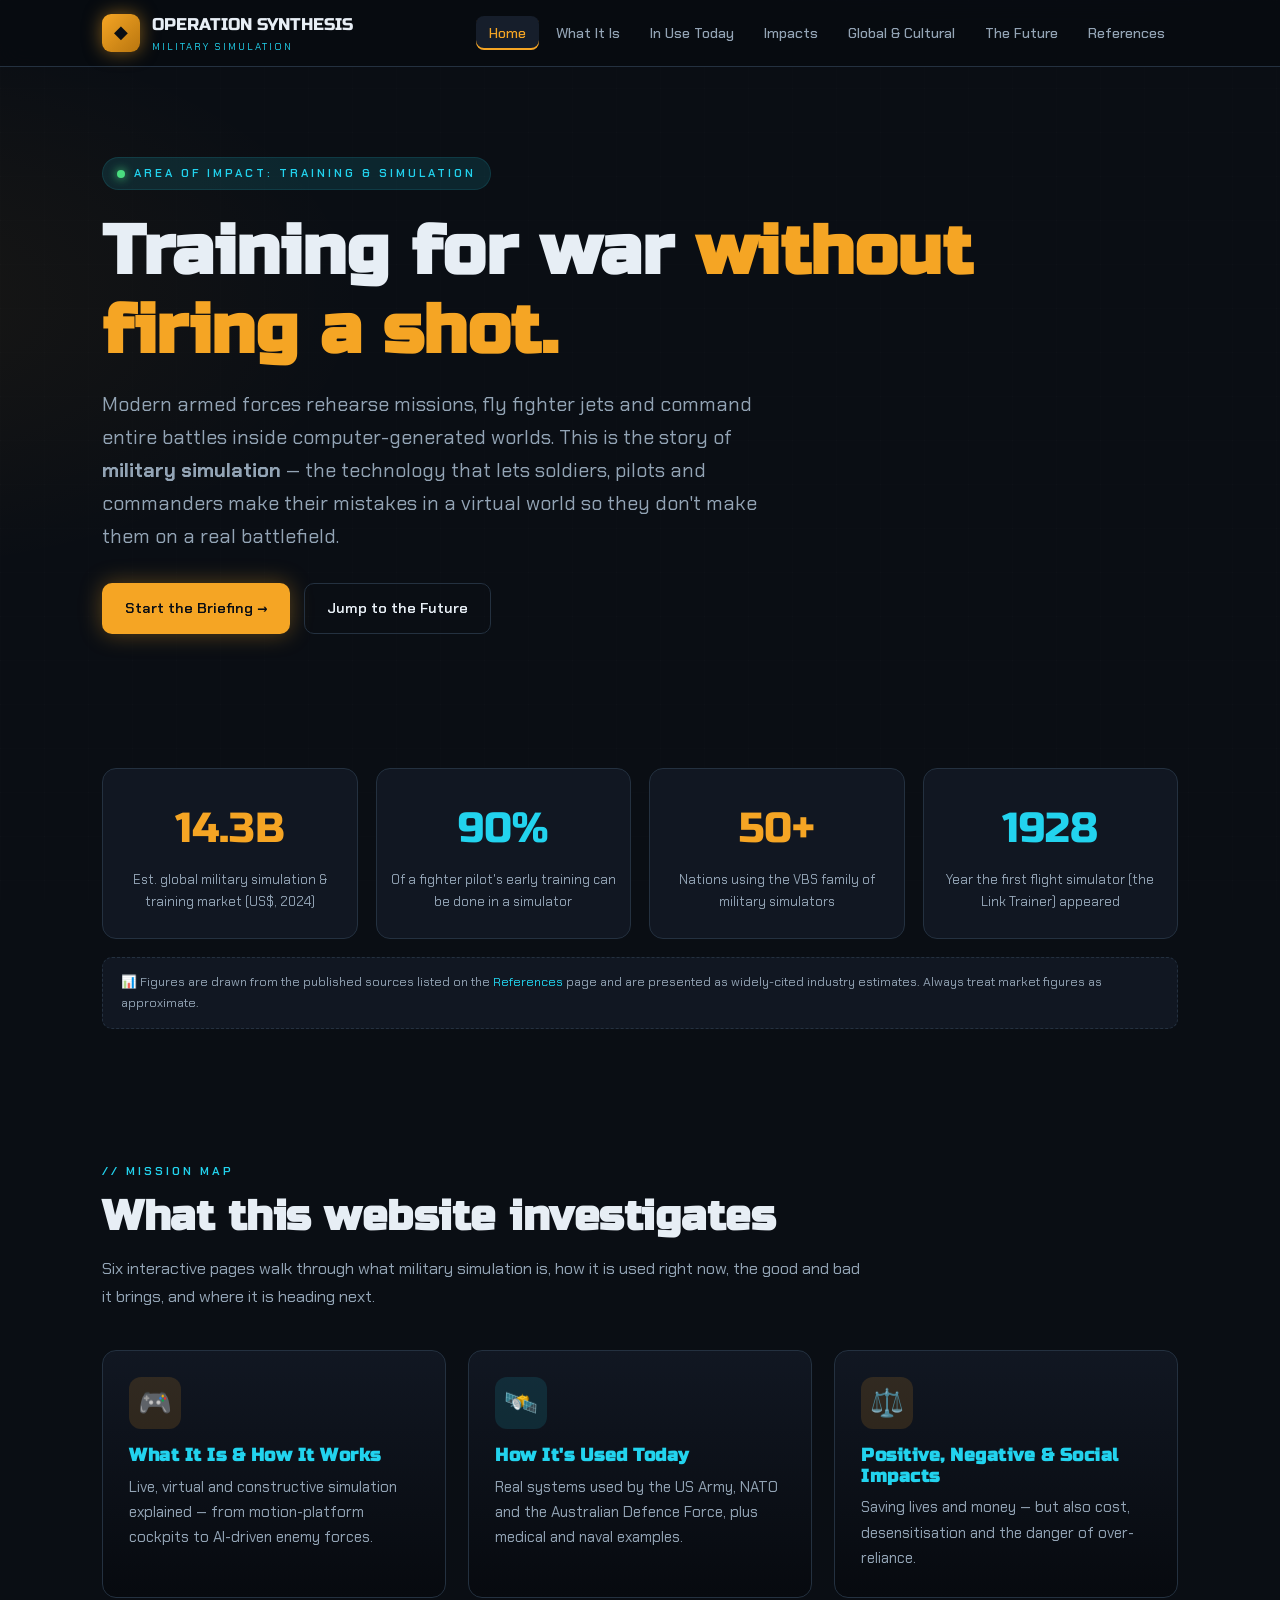
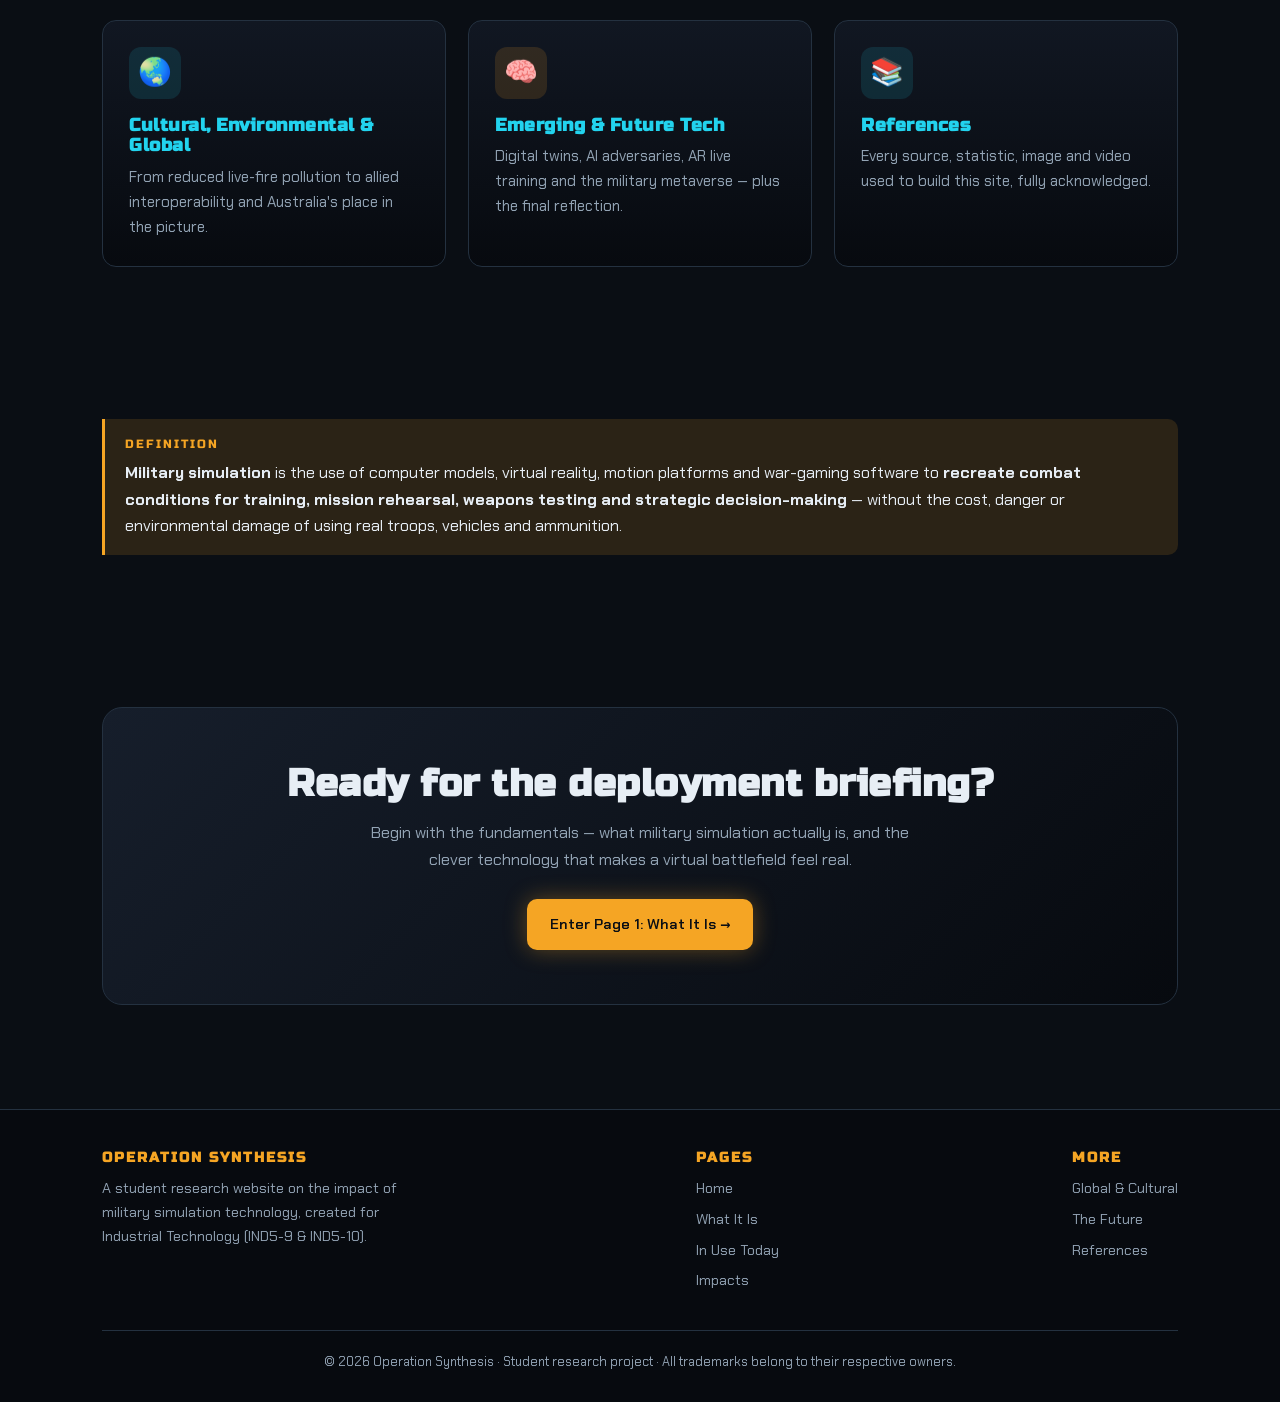
<file: warsimulationwebsite (1)/index.html>
<!DOCTYPE html>
<html lang="en">
<head>
  <meta charset="UTF-8" />
  <meta name="viewport" content="width=device-width, initial-scale=1.0" />
  <title>Operation Synthesis — Military Simulation &amp; Training</title>
  <meta name="description" content="An interactive exploration of military simulation technology — how armed forces train, rehearse and plan using virtual and constructive simulation." />
  <link rel="stylesheet" href="css/styles.css" />
</head>
<body>

  <!-- ===== NAV ===== -->
  <nav class="nav">
    <div class="wrap nav-inner">
      <a class="brand" href="index.html">
        <span class="logo">◆</span>
        <span>OPERATION&nbsp;SYNTHESIS<small>MILITARY SIMULATION</small></span>
      </a>
      <button class="nav-toggle" aria-label="Menu">☰</button>
      <ul class="nav-links">
        <li><a href="index.html">Home</a></li>
        <li><a href="what-is.html">What It Is</a></li>
        <li><a href="current-use.html">In Use Today</a></li>
        <li><a href="impacts.html">Impacts</a></li>
        <li><a href="global-impacts.html">Global &amp; Cultural</a></li>
        <li><a href="future.html">The Future</a></li>
        <li><a href="references.html">References</a></li>
      </ul>
    </div>
  </nav>

  <!-- ===== HERO ===== -->
  <header class="hero">
    <div class="wrap">
      <span class="eyebrow"><span class="dot"></span> Area of Impact: Training &amp; Simulation</span>
      <h1>Training for war <span class="hl">without firing a shot.</span></h1>
      <p class="lead">Modern armed forces rehearse missions, fly fighter jets and command entire battles inside computer-generated worlds. This is the story of <strong>military simulation</strong> — the technology that lets soldiers, pilots and commanders make their mistakes in a virtual world so they don't make them on a real battlefield.</p>
      <div class="hero-actions">
        <a class="btn btn-primary" href="what-is.html">Start the Briefing →</a>
        <a class="btn btn-ghost" href="future.html">Jump to the Future</a>
      </div>
    </div>
  </header>

  <!-- ===== QUICK STATS ===== -->
  <section class="block">
    <div class="wrap">
      <div class="stats reveal">
        <div class="stat"><span class="num" data-count="14.3" data-dec="1" data-suffix="B">0</span><div class="lbl">Est. global military simulation &amp; training market (US$, 2024)</div></div>
        <div class="stat"><span class="num cyan" data-count="90" data-suffix="%">0</span><div class="lbl">Of a fighter pilot's early training can be done in a simulator</div></div>
        <div class="stat"><span class="num" data-count="50" data-suffix="+">0</span><div class="lbl">Nations using the VBS family of military simulators</div></div>
        <div class="stat"><span class="num cyan" data-count="1929">0</span><div class="lbl">Year the first flight simulator (the Link Trainer) appeared</div></div>
      </div>
      <p class="ai-note">📊 Figures are drawn from the published sources listed on the <a href="references.html">References</a> page and are presented as widely-cited industry estimates. Always treat market figures as approximate.</p>
    </div>
  </section>

  <!-- ===== WHAT YOU'LL EXPLORE ===== -->
  <section class="block">
    <div class="wrap">
      <div class="section-head reveal">
        <span class="kicker">// Mission Map</span>
        <h2>What this website investigates</h2>
        <p>Six interactive pages walk through what military simulation is, how it is used right now, the good and bad it brings, and where it is heading next.</p>
      </div>
      <div class="grid grid-3">
        <a class="card reveal" href="what-is.html"><div class="ic">🎮</div><h3>What It Is &amp; How It Works</h3><p>Live, virtual and constructive simulation explained — from motion-platform cockpits to AI-driven enemy forces.</p></a>
        <a class="card cyan reveal" href="current-use.html"><div class="ic">🛰️</div><h3>How It's Used Today</h3><p>Real systems used by the US Army, NATO and the Australian Defence Force, plus medical and naval examples.</p></a>
        <a class="card reveal" href="impacts.html"><div class="ic">⚖️</div><h3>Positive, Negative &amp; Social Impacts</h3><p>Saving lives and money — but also cost, desensitisation and the danger of over-reliance.</p></a>
        <a class="card cyan reveal" href="global-impacts.html"><div class="ic">🌏</div><h3>Cultural, Environmental &amp; Global</h3><p>From reduced live-fire pollution to allied interoperability and Australia's place in the picture.</p></a>
        <a class="card reveal" href="future.html"><div class="ic">🧠</div><h3>Emerging &amp; Future Tech</h3><p>Digital twins, AI adversaries, AR live training and the military metaverse — plus the final reflection.</p></a>
        <a class="card cyan reveal" href="references.html"><div class="ic">📚</div><h3>References</h3><p>Every source, statistic, image and video used to build this site, fully acknowledged.</p></a>
      </div>
    </div>
  </section>

  <!-- ===== DEFINITION CALLOUT ===== -->
  <section class="block">
    <div class="wrap reveal">
      <div class="callout amber">
        <span class="tag">Definition</span>
        <strong>Military simulation</strong> is the use of computer models, virtual reality, motion platforms and war-gaming software to <strong>recreate combat conditions for training, mission rehearsal, weapons testing and strategic decision-making</strong> — without the cost, danger or environmental damage of using real troops, vehicles and ammunition.
      </div>
    </div>
  </section>

  <!-- ===== CTA ===== -->
  <section class="block">
    <div class="wrap reveal">
      <div class="cta-band">
        <h2>Ready for the deployment briefing?</h2>
        <p>Begin with the fundamentals — what military simulation actually is, and the clever technology that makes a virtual battlefield feel real.</p>
        <a class="btn btn-primary" href="what-is.html">Enter Page 1: What It Is →</a>
      </div>
    </div>
  </section>

  <!-- ===== FOOTER ===== -->
  <footer>
    <div class="wrap">
      <div class="foot-grid">
        <div class="col" style="max-width:300px">
          <h4>Operation Synthesis</h4>
          <p style="color:var(--fg-muted); font-size:.9rem">A student research website on the impact of military simulation technology, created for Industrial Technology (IND5-9 &amp; IND5-10).</p>
        </div>
        <div class="col">
          <h4>Pages</h4>
          <a href="index.html">Home</a>
          <a href="what-is.html">What It Is</a>
          <a href="current-use.html">In Use Today</a>
          <a href="impacts.html">Impacts</a>
        </div>
        <div class="col">
          <h4>More</h4>
          <a href="global-impacts.html">Global &amp; Cultural</a>
          <a href="future.html">The Future</a>
          <a href="references.html">References</a>
        </div>
      </div>
      <div class="foot-bottom">© 2026 Operation Synthesis · Student research project · All trademarks belong to their respective owners.</div>
    </div>
  </footer>

  <script src="js/main.js"></script>
</body>
</html>
</file>
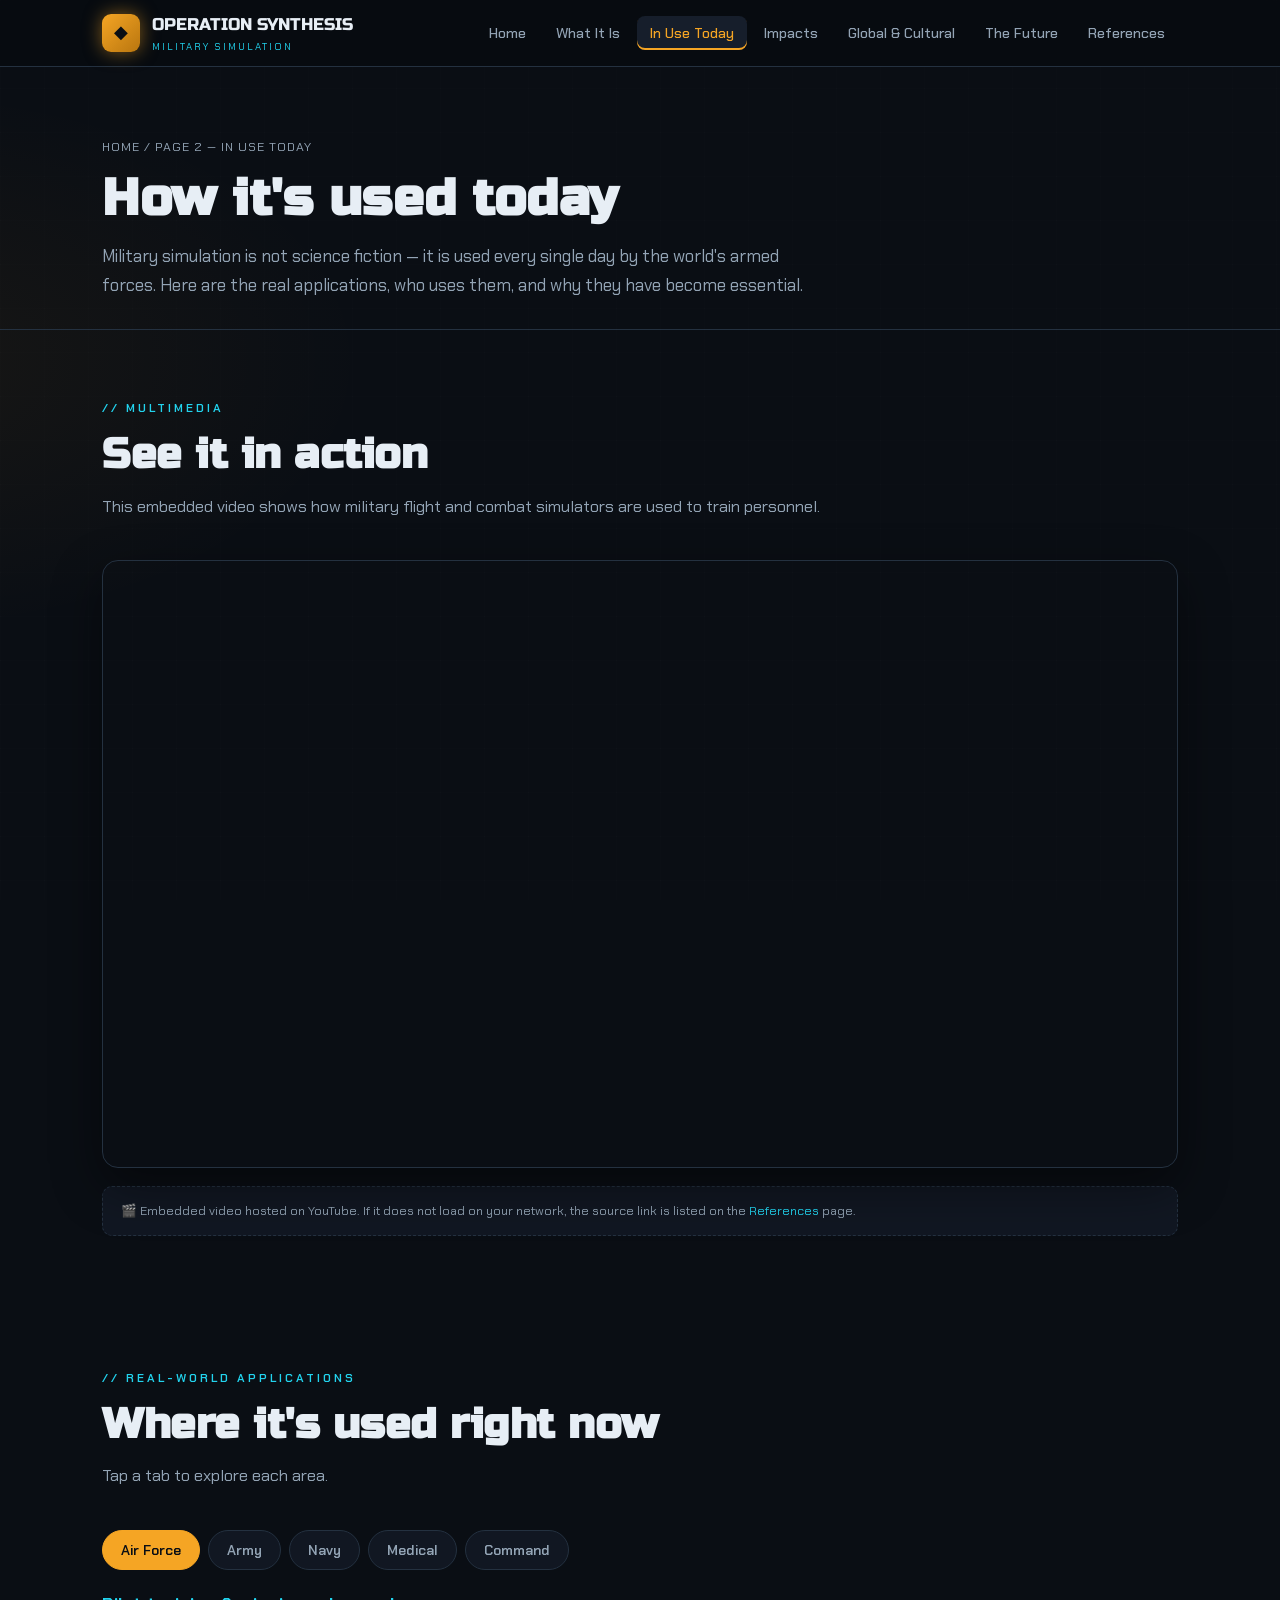
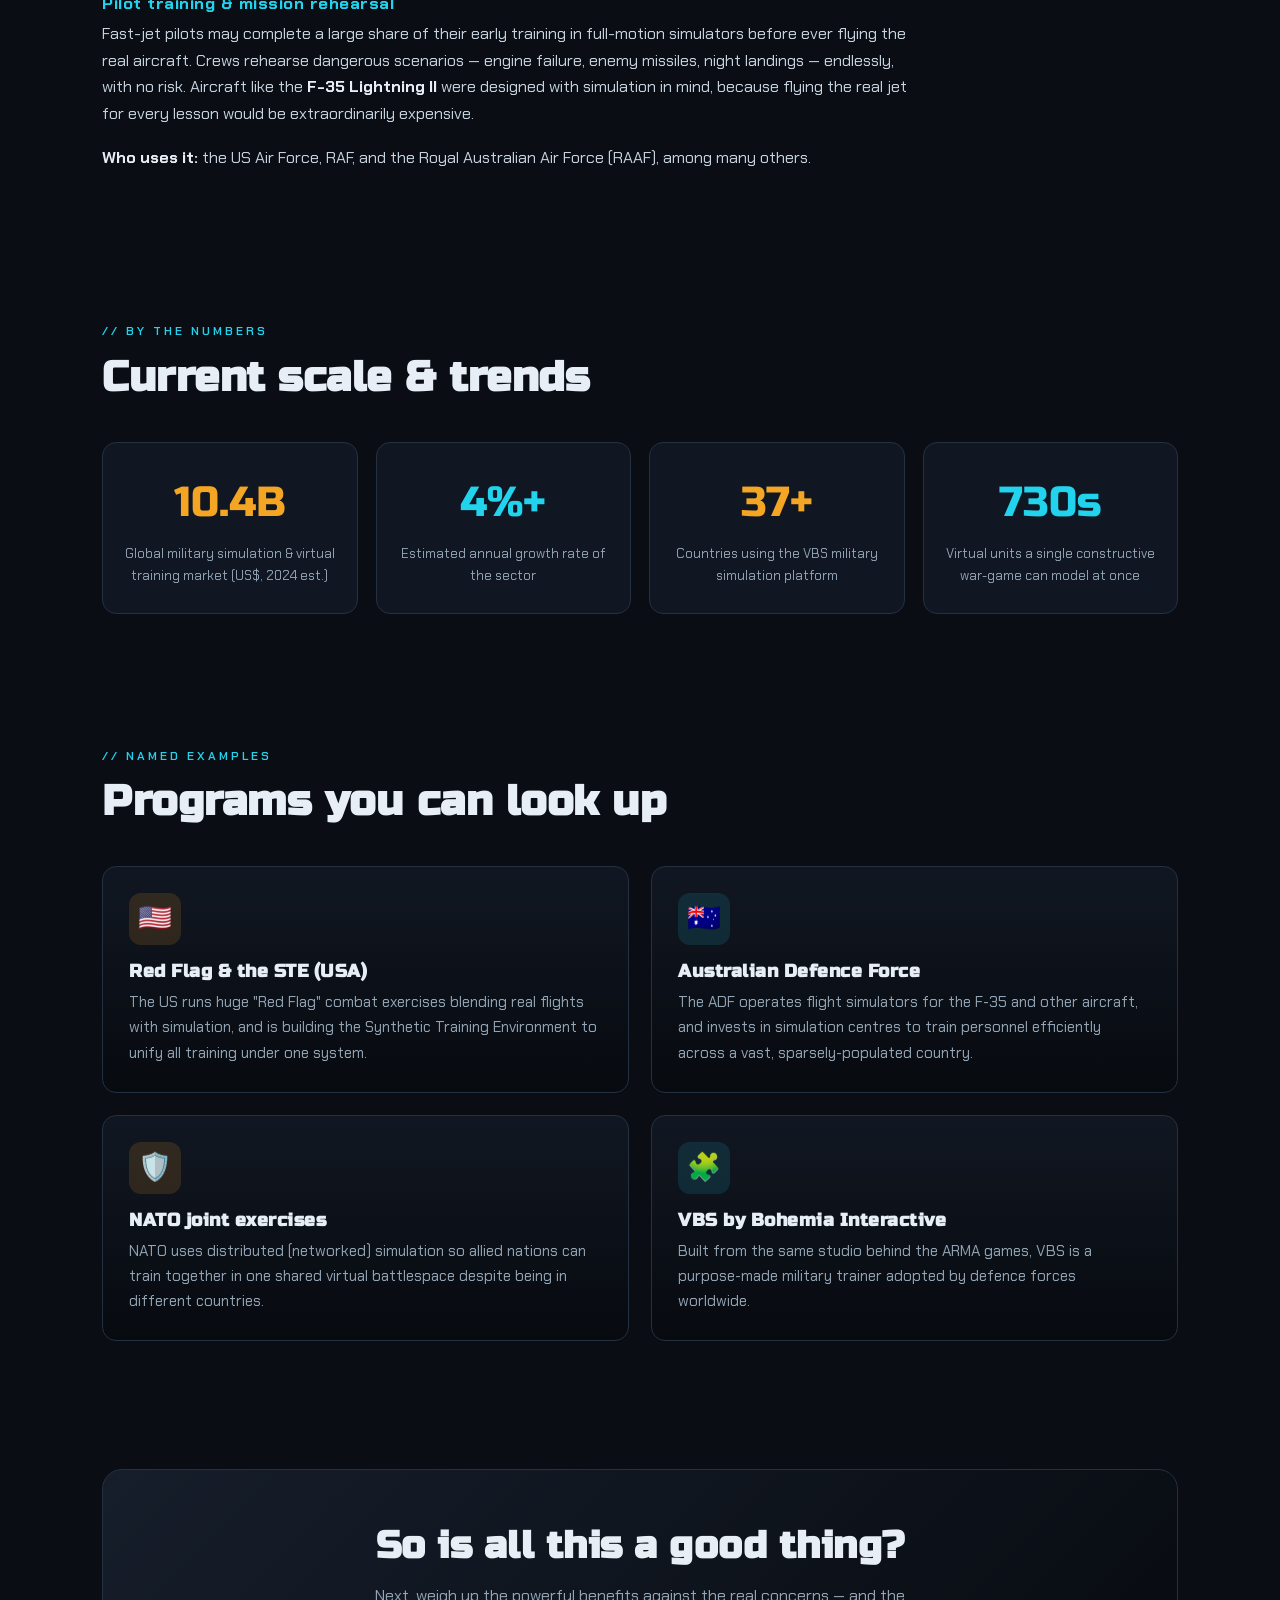
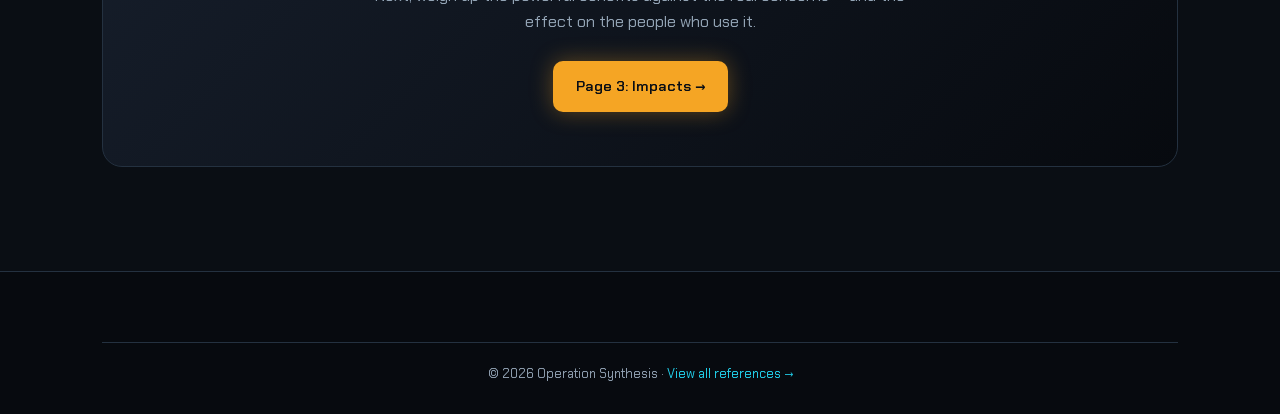
<file: warsimulationwebsite (1)/current-use.html>
<!DOCTYPE html>
<html lang="en">
<head>
  <meta charset="UTF-8" />
  <meta name="viewport" content="width=device-width, initial-scale=1.0" />
  <title>Military Simulation In Use Today — Operation Synthesis</title>
  <link rel="stylesheet" href="css/styles.css" />
</head>
<body>
  <nav class="nav">
    <div class="wrap nav-inner">
      <a class="brand" href="index.html"><span class="logo">◆</span><span>OPERATION&nbsp;SYNTHESIS<small>MILITARY SIMULATION</small></span></a>
      <button class="nav-toggle" aria-label="Menu">☰</button>
      <ul class="nav-links">
        <li><a href="index.html">Home</a></li>
        <li><a href="what-is.html">What It Is</a></li>
        <li><a href="current-use.html">In Use Today</a></li>
        <li><a href="impacts.html">Impacts</a></li>
        <li><a href="global-impacts.html">Global &amp; Cultural</a></li>
        <li><a href="future.html">The Future</a></li>
        <li><a href="references.html">References</a></li>
      </ul>
    </div>
  </nav>

  <header class="page-hero">
    <div class="wrap">
      <div class="breadcrumb">Home / Page 2 — In Use Today</div>
      <h1>How it's used today</h1>
      <p>Military simulation is not science fiction — it is used every single day by the world's armed forces. Here are the real applications, who uses them, and why they have become essential.</p>
    </div>
  </header>

  <!-- VIDEO -->
  <section class="block">
    <div class="wrap">
      <div class="section-head reveal"><span class="kicker">// Multimedia</span><h2>See it in action</h2><p>This embedded video shows how military flight and combat simulators are used to train personnel.</p></div>
      <div class="video-frame reveal">
        <iframe src="https://www.youtube.com/embed/Vp0Nm2zz6QM" title="Military simulation training video" frameborder="0" allow="accelerometer; autoplay; clipboard-write; encrypted-media; gyroscope; picture-in-picture" allowfullscreen></iframe>
      </div>
      <p class="ai-note">🎬 Embedded video hosted on YouTube. If it does not load on your network, the source link is listed on the <a href="references.html">References</a> page.</p>
    </div>
  </section>

  <!-- TABS: SECTORS -->
  <section class="block">
    <div class="wrap">
      <div class="section-head reveal"><span class="kicker">// Real-world applications</span><h2>Where it's used right now</h2><p>Tap a tab to explore each area.</p></div>
      <div class="reveal">
        <div class="tabs">
          <button class="tab-btn active" data-tab="t-air">Air Force</button>
          <button class="tab-btn" data-tab="t-army">Army</button>
          <button class="tab-btn" data-tab="t-navy">Navy</button>
          <button class="tab-btn" data-tab="t-med">Medical</button>
          <button class="tab-btn" data-tab="t-cmd">Command</button>
        </div>
        <div id="t-air" class="tab-panel active prose">
          <h4>Pilot training &amp; mission rehearsal</h4>
          <p>Fast-jet pilots may complete a large share of their early training in full-motion simulators before ever flying the real aircraft. Crews rehearse dangerous scenarios — engine failure, enemy missiles, night landings — endlessly, with no risk. Aircraft like the <strong>F-35 Lightning II</strong> were designed with simulation in mind, because flying the real jet for every lesson would be extraordinarily expensive.</p>
          <p><strong>Who uses it:</strong> the US Air Force, RAF, and the Royal Australian Air Force (RAAF), among many others.</p>
        </div>
        <div id="t-army" class="tab-panel prose">
          <h4>Soldier &amp; vehicle crew training</h4>
          <p>Armies use systems like <strong>VBS (Virtual Battlespace)</strong> and the US Army's <strong>Synthetic Training Environment (STE)</strong> to train infantry squads, drivers and gunners. Soldiers practise patrols, room-clearing, convoy ambushes and rules-of-engagement decisions in a virtual town before deploying. Laser-based "live" systems (like MILES) let real soldiers safely "shoot" each other in field exercises.</p>
        </div>
        <div id="t-navy" class="tab-panel prose">
          <h4>Ship &amp; submarine operations</h4>
          <p>Bridge simulators recreate ship handling, navigation in storms and busy ports, while combat-system trainers rehearse detecting and responding to threats. Submarine crews train on sonar and damage-control simulators because real sea time is scarce and costly.</p>
        </div>
        <div id="t-med" class="tab-panel prose">
          <h4>Combat medical training</h4>
          <p>Medics use haptic mannequins and VR trauma simulators to practise treating battlefield injuries under realistic stress — controlling bleeding, clearing airways and triaging casualties — so their first real patient is not their first attempt.</p>
        </div>
        <div id="t-cmd" class="tab-panel prose">
          <h4>Command, staff war-gaming &amp; planning</h4>
          <p>Officers at staff colleges use <strong>constructive simulations</strong> (such as JCATS and OneSAF) to move thousands of virtual units and test entire battle plans. This "war-gaming" reveals weaknesses in a strategy before any real operation begins, and is also used to plan logistics and humanitarian/disaster responses.</p>
        </div>
      </div>
    </div>
  </section>

  <!-- STATS -->
  <section class="block">
    <div class="wrap">
      <div class="section-head reveal"><span class="kicker">// By the numbers</span><h2>Current scale &amp; trends</h2></div>
      <div class="stats reveal">
        <div class="stat"><span class="num" data-count="14.3" data-dec="1" data-suffix="B">0</span><div class="lbl">Global military simulation &amp; virtual training market (US$, 2024 est.)</div></div>
        <div class="stat"><span class="num cyan" data-count="6" data-suffix="%+">0</span><div class="lbl">Estimated annual growth rate of the sector</div></div>
        <div class="stat"><span class="num" data-count="50" data-suffix="+">0</span><div class="lbl">Countries using the VBS military simulation platform</div></div>
        <div class="stat"><span class="num cyan" data-count="1000" data-suffix="s">0</span><div class="lbl">Virtual units a single constructive war-game can model at once</div></div>
      </div>
    </div>
  </section>

  <!-- REAL EXAMPLES -->
  <section class="block">
    <div class="wrap">
      <div class="section-head reveal"><span class="kicker">// Named examples</span><h2>Programs you can look up</h2></div>
      <div class="grid grid-2">
        <div class="card reveal"><div class="ic">🇺🇸</div><h3>Red Flag &amp; the STE (USA)</h3><p>The US runs huge "Red Flag" combat exercises blending real flights with simulation, and is building the Synthetic Training Environment to unify all training under one system.</p></div>
        <div class="card cyan reveal"><div class="ic">🇦🇺</div><h3>Australian Defence Force</h3><p>The ADF operates flight simulators for the F-35 and other aircraft, and invests in simulation centres to train personnel efficiently across a vast, sparsely-populated country.</p></div>
        <div class="card reveal"><div class="ic">🛡️</div><h3>NATO joint exercises</h3><p>NATO uses distributed (networked) simulation so allied nations can train together in one shared virtual battlespace despite being in different countries.</p></div>
        <div class="card cyan reveal"><div class="ic">🧩</div><h3>VBS by Bohemia Interactive</h3><p>Built from the same studio behind the ARMA games, VBS is a purpose-made military trainer adopted by defence forces worldwide.</p></div>
      </div>
    </div>
  </section>

  <section class="block">
    <div class="wrap reveal">
      <div class="cta-band">
        <h2>So is all this a good thing?</h2>
        <p>Next, weigh up the powerful benefits against the real concerns — and the effect on the people who use it.</p>
        <a class="btn btn-primary" href="impacts.html">Page 3: Impacts →</a>
      </div>
    </div>
  </section>

  <footer><div class="wrap"><div class="foot-bottom">© 2026 Operation Synthesis · <a href="references.html">View all references →</a></div></div></footer>
  <script src="js/main.js"></script>
</body>
</html>
</file>
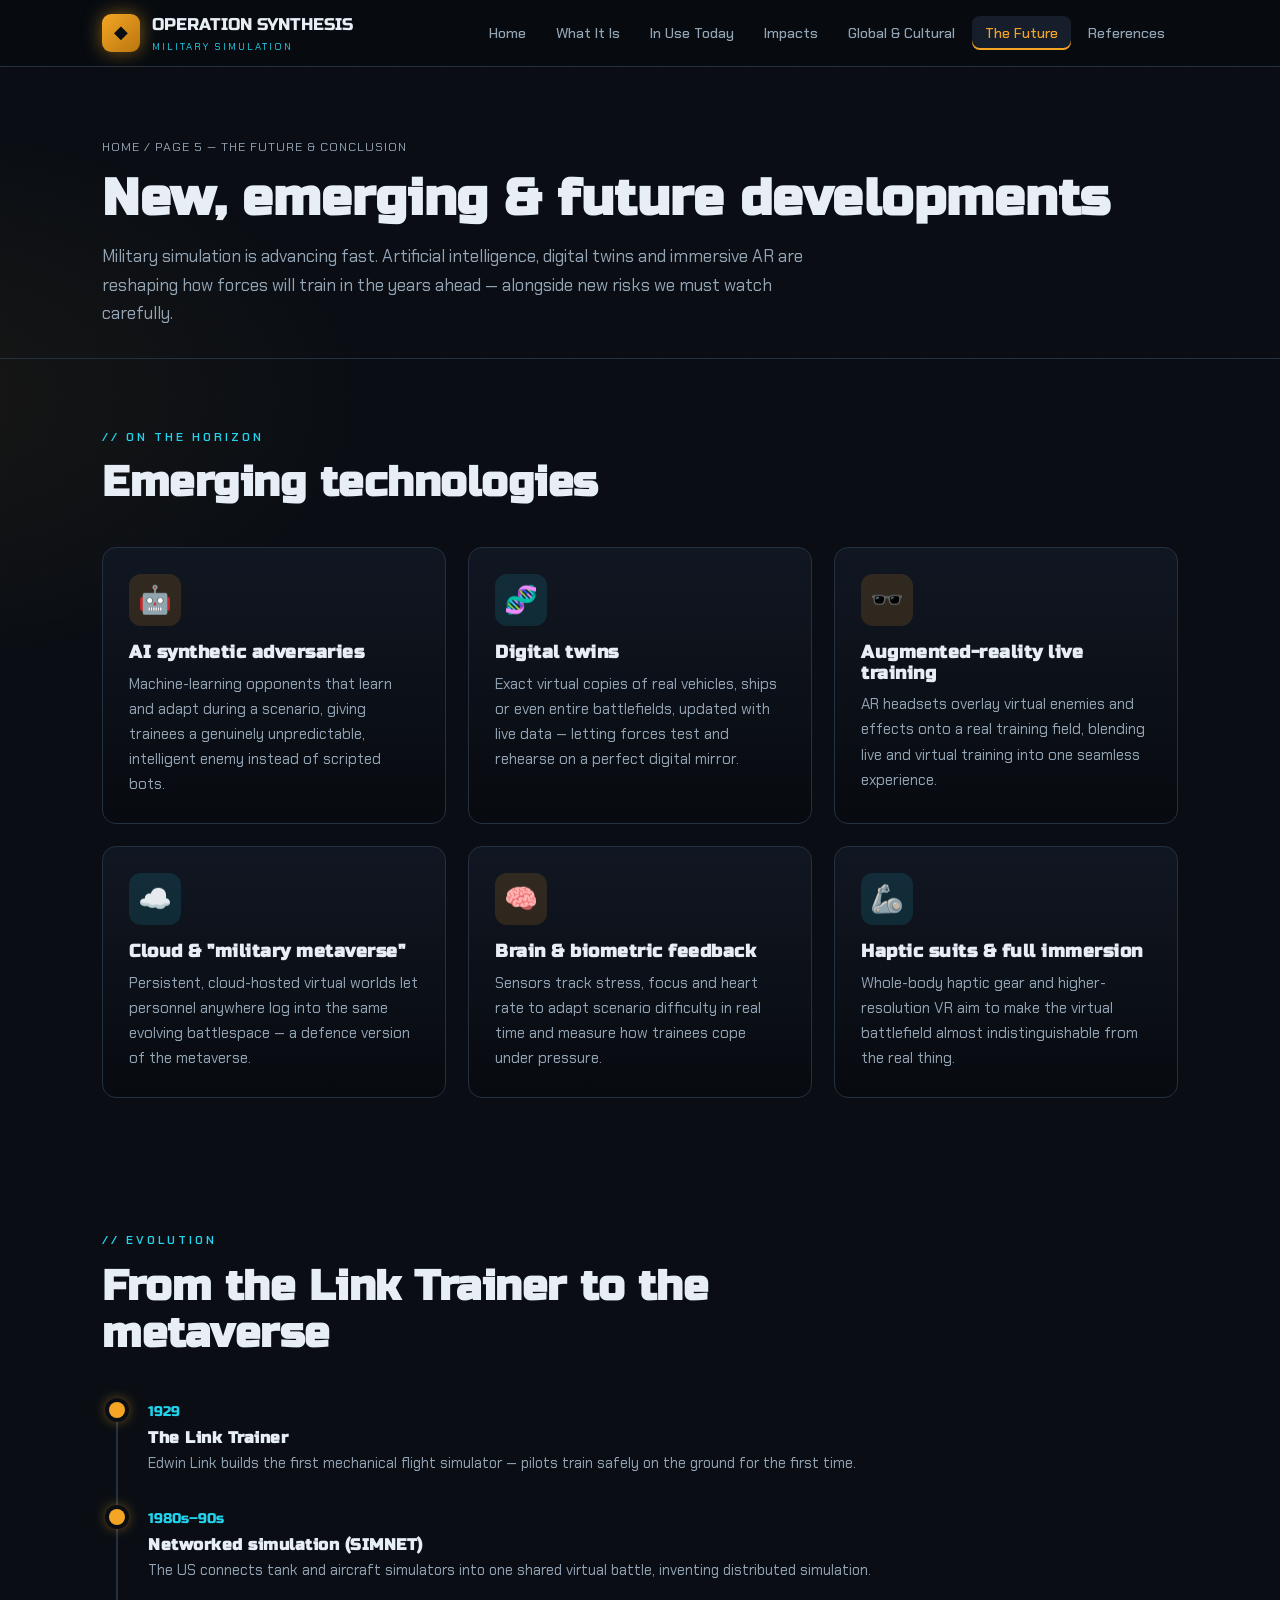
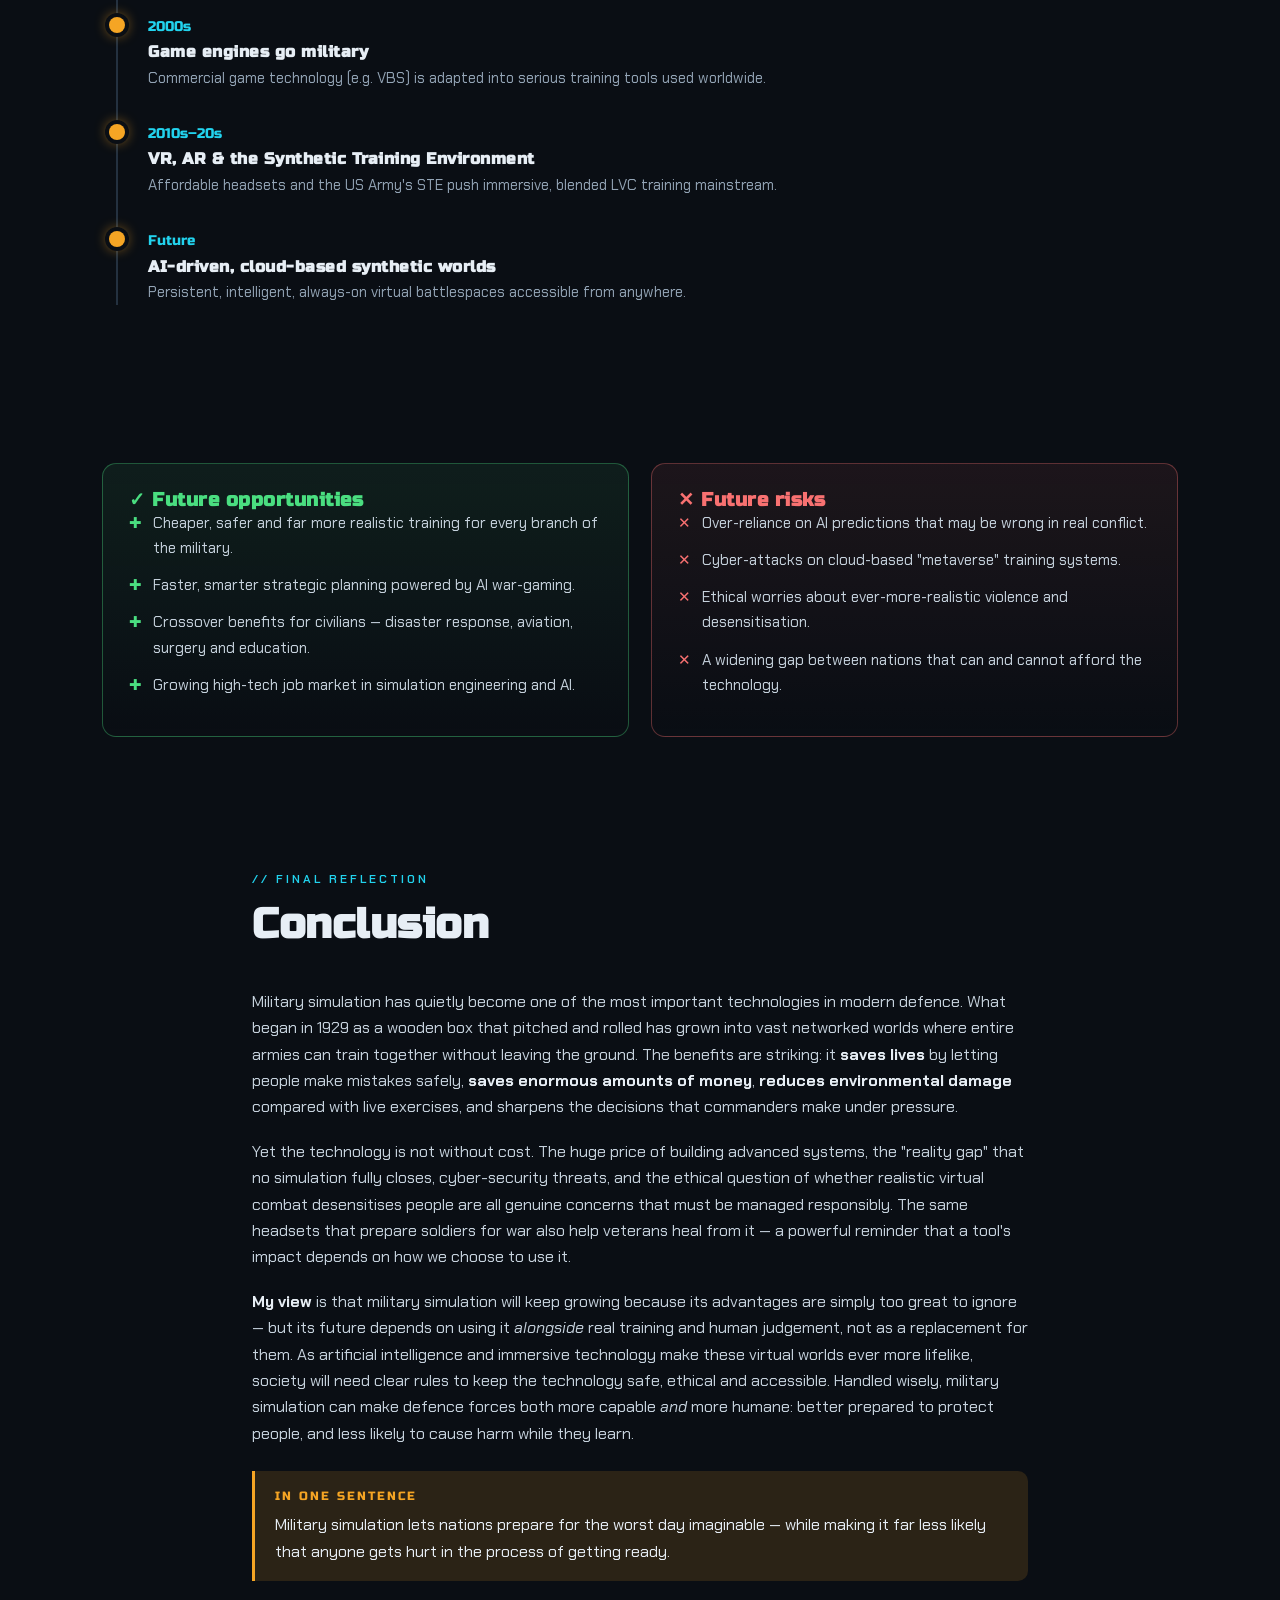
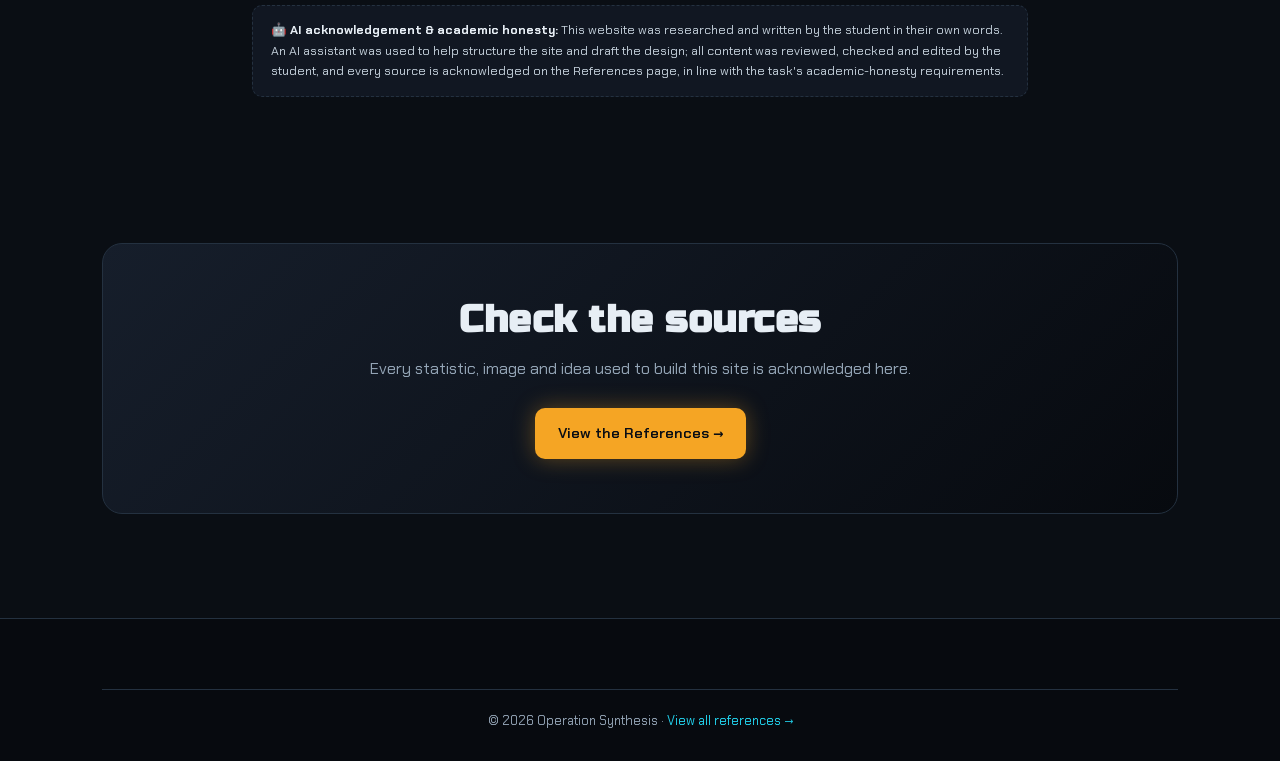
<file: warsimulationwebsite (1)/future.html>
<!DOCTYPE html>
<html lang="en">
<head>
  <meta charset="UTF-8" />
  <meta name="viewport" content="width=device-width, initial-scale=1.0" />
  <title>The Future of Military Simulation — Operation Synthesis</title>
  <link rel="stylesheet" href="css/styles.css" />
</head>
<body>
  <nav class="nav">
    <div class="wrap nav-inner">
      <a class="brand" href="index.html"><span class="logo">◆</span><span>OPERATION&nbsp;SYNTHESIS<small>MILITARY SIMULATION</small></span></a>
      <button class="nav-toggle" aria-label="Menu">☰</button>
      <ul class="nav-links">
        <li><a href="index.html">Home</a></li>
        <li><a href="what-is.html">What It Is</a></li>
        <li><a href="current-use.html">In Use Today</a></li>
        <li><a href="impacts.html">Impacts</a></li>
        <li><a href="global-impacts.html">Global &amp; Cultural</a></li>
        <li><a href="future.html">The Future</a></li>
        <li><a href="references.html">References</a></li>
      </ul>
    </div>
  </nav>

  <header class="page-hero">
    <div class="wrap">
      <div class="breadcrumb">Home / Page 5 — The Future &amp; Conclusion</div>
      <h1>New, emerging &amp; future developments</h1>
      <p>Military simulation is advancing fast. Artificial intelligence, digital twins and immersive AR are reshaping how forces will train in the years ahead — alongside new risks we must watch carefully.</p>
    </div>
  </header>

  <!-- EMERGING TECH CARDS -->
  <section class="block">
    <div class="wrap">
      <div class="section-head reveal"><span class="kicker">// On the horizon</span><h2>Emerging technologies</h2></div>
      <div class="grid grid-3">
        <div class="card reveal"><div class="ic">🤖</div><h3>AI synthetic adversaries</h3><p>Machine-learning opponents that learn and adapt during a scenario, giving trainees a genuinely unpredictable, intelligent enemy instead of scripted bots.</p></div>
        <div class="card cyan reveal"><div class="ic">🧬</div><h3>Digital twins</h3><p>Exact virtual copies of real vehicles, ships or even entire battlefields, updated with live data — letting forces test and rehearse on a perfect digital mirror.</p></div>
        <div class="card reveal"><div class="ic">🕶️</div><h3>Augmented-reality live training</h3><p>AR headsets overlay virtual enemies and effects onto a real training field, blending live and virtual training into one seamless experience.</p></div>
        <div class="card cyan reveal"><div class="ic">☁️</div><h3>Cloud &amp; "military metaverse"</h3><p>Persistent, cloud-hosted virtual worlds let personnel anywhere log into the same evolving battlespace — a defence version of the metaverse.</p></div>
        <div class="card reveal"><div class="ic">🧠</div><h3>Brain &amp; biometric feedback</h3><p>Sensors track stress, focus and heart rate to adapt scenario difficulty in real time and measure how trainees cope under pressure.</p></div>
        <div class="card cyan reveal"><div class="ic">🦾</div><h3>Haptic suits &amp; full immersion</h3><p>Whole-body haptic gear and higher-resolution VR aim to make the virtual battlefield almost indistinguishable from the real thing.</p></div>
      </div>
    </div>
  </section>

  <!-- TIMELINE -->
  <section class="block">
    <div class="wrap">
      <div class="section-head reveal"><span class="kicker">// Evolution</span><h2>From the Link Trainer to the metaverse</h2></div>
      <div class="timeline reveal">
        <div class="tl-item"><span class="yr">1929</span><h4>The Link Trainer</h4><p>Edwin Link builds the first mechanical flight simulator — pilots train safely on the ground for the first time.</p></div>
        <div class="tl-item"><span class="yr">1980s–90s</span><h4>Networked simulation (SIMNET)</h4><p>The US connects tank and aircraft simulators into one shared virtual battle, inventing distributed simulation.</p></div>
        <div class="tl-item"><span class="yr">2000s</span><h4>Game engines go military</h4><p>Commercial game technology (e.g. VBS) is adapted into serious training tools used worldwide.</p></div>
        <div class="tl-item"><span class="yr">2010s–20s</span><h4>VR, AR &amp; the Synthetic Training Environment</h4><p>Affordable headsets and the US Army's STE push immersive, blended LVC training mainstream.</p></div>
        <div class="tl-item"><span class="yr">Future</span><h4>AI-driven, cloud-based synthetic worlds</h4><p>Persistent, intelligent, always-on virtual battlespaces accessible from anywhere.</p></div>
      </div>
    </div>
  </section>

  <!-- FUTURE OPPORTUNITIES & RISKS -->
  <section class="block">
    <div class="wrap">
      <div class="split reveal">
        <div class="panel pos"><h3>✓ Future opportunities</h3><ul>
          <li>Cheaper, safer and far more realistic training for every branch of the military.</li>
          <li>Faster, smarter strategic planning powered by AI war-gaming.</li>
          <li>Crossover benefits for civilians — disaster response, aviation, surgery and education.</li>
          <li>Growing high-tech job market in simulation engineering and AI.</li>
        </ul></div>
        <div class="panel neg"><h3>✕ Future risks</h3><ul>
          <li>Over-reliance on AI predictions that may be wrong in real conflict.</li>
          <li>Cyber-attacks on cloud-based "metaverse" training systems.</li>
          <li>Ethical worries about ever-more-realistic violence and desensitisation.</li>
          <li>A widening gap between nations that can and cannot afford the technology.</li>
        </ul></div>
      </div>
    </div>
  </section>

  <!-- CONCLUSION -->
  <section class="block">
    <div class="wrap prose reveal">
      <div class="section-head"><span class="kicker">// Final reflection</span><h2>Conclusion</h2></div>
      <p>Military simulation has quietly become one of the most important technologies in modern defence. What began in 1929 as a wooden box that pitched and rolled has grown into vast networked worlds where entire armies can train together without leaving the ground. The benefits are striking: it <strong>saves lives</strong> by letting people make mistakes safely, <strong>saves enormous amounts of money</strong>, <strong>reduces environmental damage</strong> compared with live exercises, and sharpens the decisions that commanders make under pressure.</p>
      <p>Yet the technology is not without cost. The huge price of building advanced systems, the "reality gap" that no simulation fully closes, cyber-security threats, and the ethical question of whether realistic virtual combat desensitises people are all genuine concerns that must be managed responsibly. The same headsets that prepare soldiers for war also help veterans heal from it — a powerful reminder that a tool's impact depends on how we choose to use it.</p>
      <p><strong>My view</strong> is that military simulation will keep growing because its advantages are simply too great to ignore — but its future depends on using it <em>alongside</em> real training and human judgement, not as a replacement for them. As artificial intelligence and immersive technology make these virtual worlds ever more lifelike, society will need clear rules to keep the technology safe, ethical and accessible. Handled wisely, military simulation can make defence forces both more capable <em>and</em> more humane: better prepared to protect people, and less likely to cause harm while they learn.</p>

      <div class="callout amber">
        <span class="tag">In one sentence</span>
        Military simulation lets nations prepare for the worst day imaginable — while making it far less likely that anyone gets hurt in the process of getting ready.
      </div>

      <p class="ai-note">🤖 <strong>AI acknowledgement &amp; academic honesty:</strong> This website was researched and written by the student in their own words. An AI assistant was used to help structure the site and draft the design; all content was reviewed, checked and edited by the student, and every source is acknowledged on the References page, in line with the task's academic-honesty requirements.</p>
    </div>
  </section>

  <section class="block">
    <div class="wrap reveal">
      <div class="cta-band">
        <h2>Check the sources</h2>
        <p>Every statistic, image and idea used to build this site is acknowledged here.</p>
        <a class="btn btn-primary" href="references.html">View the References →</a>
      </div>
    </div>
  </section>

  <footer><div class="wrap"><div class="foot-bottom">© 2026 Operation Synthesis · <a href="references.html">View all references →</a></div></div></footer>
  <script src="js/main.js"></script>
</body>
</html>
</file>
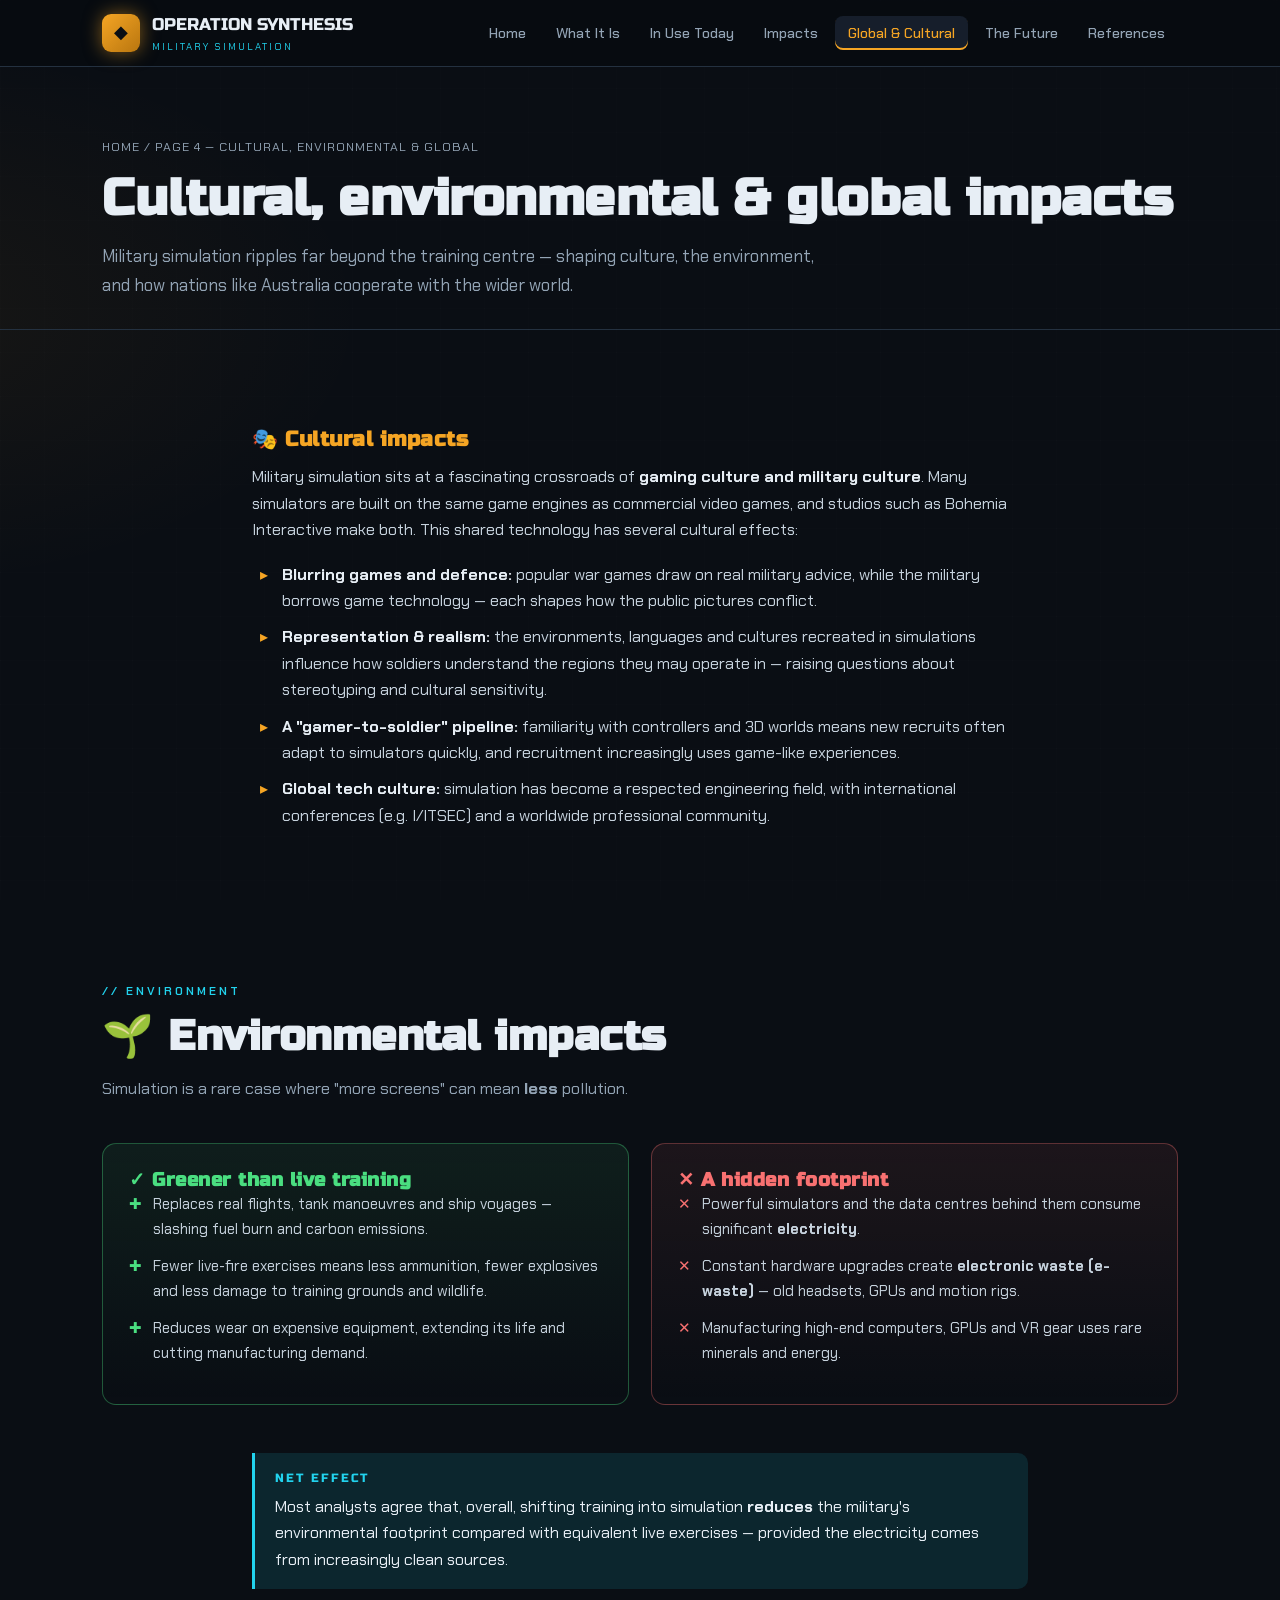
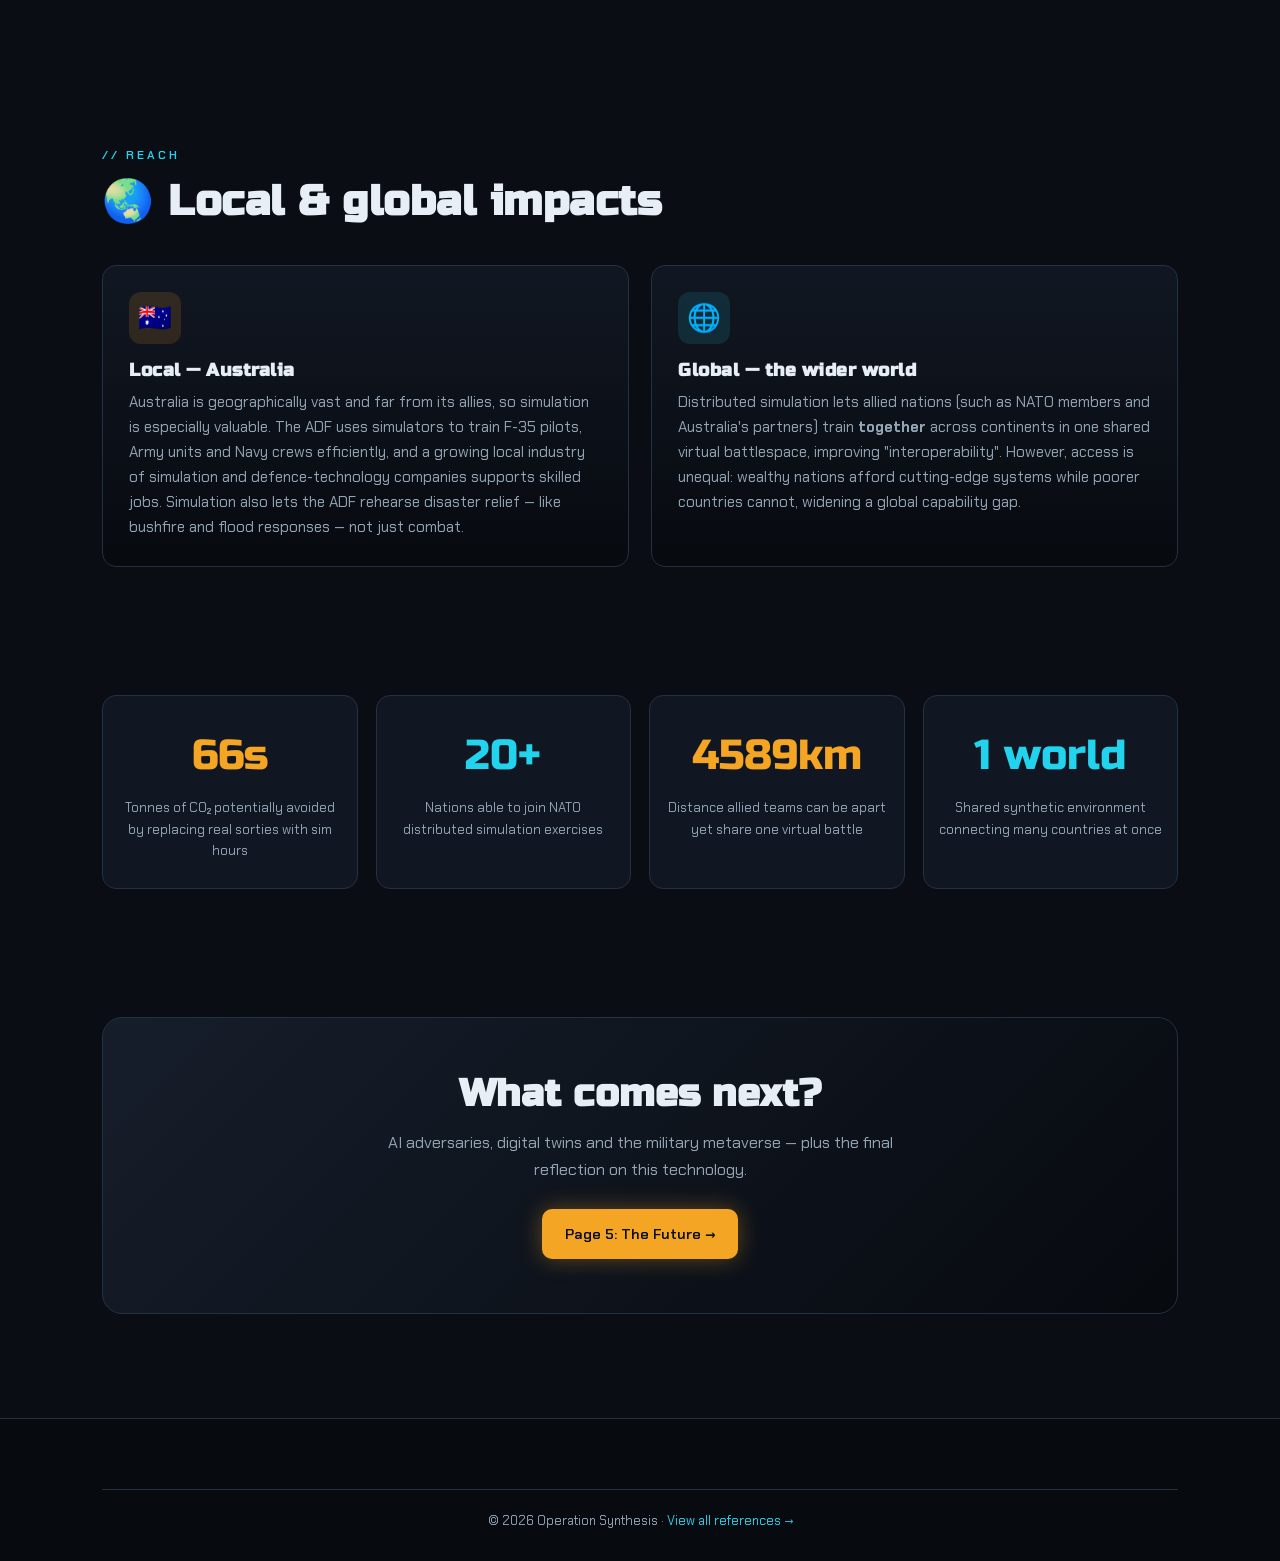
<file: warsimulationwebsite (1)/global-impacts.html>
<!DOCTYPE html>
<html lang="en">
<head>
  <meta charset="UTF-8" />
  <meta name="viewport" content="width=device-width, initial-scale=1.0" />
  <title>Cultural, Environmental &amp; Global Impacts — Operation Synthesis</title>
  <link rel="stylesheet" href="css/styles.css" />
</head>
<body>
  <nav class="nav">
    <div class="wrap nav-inner">
      <a class="brand" href="index.html"><span class="logo">◆</span><span>OPERATION&nbsp;SYNTHESIS<small>MILITARY SIMULATION</small></span></a>
      <button class="nav-toggle" aria-label="Menu">☰</button>
      <ul class="nav-links">
        <li><a href="index.html">Home</a></li>
        <li><a href="what-is.html">What It Is</a></li>
        <li><a href="current-use.html">In Use Today</a></li>
        <li><a href="impacts.html">Impacts</a></li>
        <li><a href="global-impacts.html">Global &amp; Cultural</a></li>
        <li><a href="future.html">The Future</a></li>
        <li><a href="references.html">References</a></li>
      </ul>
    </div>
  </nav>

  <header class="page-hero">
    <div class="wrap">
      <div class="breadcrumb">Home / Page 4 — Cultural, Environmental &amp; Global</div>
      <h1>Cultural, environmental &amp; global impacts</h1>
      <p>Military simulation ripples far beyond the training centre — shaping culture, the environment, and how nations like Australia cooperate with the wider world.</p>
    </div>
  </header>

  <!-- CULTURAL -->
  <section class="block">
    <div class="wrap prose reveal">
      <h3>🎭 Cultural impacts</h3>
      <p>Military simulation sits at a fascinating crossroads of <strong>gaming culture and military culture</strong>. Many simulators are built on the same game engines as commercial video games, and studios such as Bohemia Interactive make both. This shared technology has several cultural effects:</p>
      <ul>
        <li><strong>Blurring games and defence:</strong> popular war games draw on real military advice, while the military borrows game technology — each shapes how the public pictures conflict.</li>
        <li><strong>Representation &amp; realism:</strong> the environments, languages and cultures recreated in simulations influence how soldiers understand the regions they may operate in — raising questions about stereotyping and cultural sensitivity.</li>
        <li><strong>A "gamer-to-soldier" pipeline:</strong> familiarity with controllers and 3D worlds means new recruits often adapt to simulators quickly, and recruitment increasingly uses game-like experiences.</li>
        <li><strong>Global tech culture:</strong> simulation has become a respected engineering field, with international conferences (e.g. I/ITSEC) and a worldwide professional community.</li>
      </ul>
    </div>
  </section>

  <!-- ENVIRONMENTAL -->
  <section class="block">
    <div class="wrap">
      <div class="section-head reveal"><span class="kicker">// Environment</span><h2>🌱 Environmental impacts</h2><p>Simulation is a rare case where "more screens" can mean <strong>less</strong> pollution.</p></div>
      <div class="split reveal">
        <div class="panel pos">
          <h3>✓ Greener than live training</h3>
          <ul>
            <li>Replaces real flights, tank manoeuvres and ship voyages — slashing fuel burn and carbon emissions.</li>
            <li>Fewer live-fire exercises means less ammunition, fewer explosives and less damage to training grounds and wildlife.</li>
            <li>Reduces wear on expensive equipment, extending its life and cutting manufacturing demand.</li>
          </ul>
        </div>
        <div class="panel neg">
          <h3>✕ A hidden footprint</h3>
          <ul>
            <li>Powerful simulators and the data centres behind them consume significant <strong>electricity</strong>.</li>
            <li>Constant hardware upgrades create <strong>electronic waste (e-waste)</strong> — old headsets, GPUs and motion rigs.</li>
            <li>Manufacturing high-end computers, GPUs and VR gear uses rare minerals and energy.</li>
          </ul>
        </div>
      </div>
      <div class="wrap prose reveal" style="padding-top:24px">
        <div class="callout">
          <span class="tag">Net effect</span>
          Most analysts agree that, overall, shifting training into simulation <strong>reduces</strong> the military's environmental footprint compared with equivalent live exercises — provided the electricity comes from increasingly clean sources.
        </div>
      </div>
    </div>
  </section>

  <!-- LOCAL & GLOBAL -->
  <section class="block">
    <div class="wrap">
      <div class="section-head reveal"><span class="kicker">// Reach</span><h2>🌏 Local &amp; global impacts</h2></div>
      <div class="grid grid-2">
        <div class="card reveal"><div class="ic">🇦🇺</div><h3>Local — Australia</h3><p>Australia is geographically vast and far from its allies, so simulation is especially valuable. The ADF uses simulators to train F-35 pilots, Army units and Navy crews efficiently, and a growing local industry of simulation and defence-technology companies supports skilled jobs. Simulation also lets the ADF rehearse disaster relief — like bushfire and flood responses — not just combat.</p></div>
        <div class="card cyan reveal"><div class="ic">🌐</div><h3>Global — the wider world</h3><p>Distributed simulation lets allied nations (such as NATO members and Australia's partners) train <strong>together</strong> across continents in one shared virtual battlespace, improving "interoperability". However, access is unequal: wealthy nations afford cutting-edge systems while poorer countries cannot, widening a global capability gap.</p></div>
      </div>
    </div>
  </section>

  <!-- STATS -->
  <section class="block">
    <div class="wrap">
      <div class="stats reveal">
        <div class="stat"><span class="num" data-count="100" data-suffix="s">0</span><div class="lbl">Tonnes of CO₂ potentially avoided by replacing real sorties with sim hours</div></div>
        <div class="stat"><span class="num cyan" data-count="30" data-suffix="+">0</span><div class="lbl">Nations able to join NATO distributed simulation exercises</div></div>
        <div class="stat"><span class="num" data-count="7000" data-suffix="km">0</span><div class="lbl">Distance allied teams can be apart yet share one virtual battle</div></div>
        <div class="stat"><span class="num cyan" data-count="1" data-suffix=" world">0</span><div class="lbl">Shared synthetic environment connecting many countries at once</div></div>
      </div>
    </div>
  </section>

  <section class="block">
    <div class="wrap reveal">
      <div class="cta-band">
        <h2>What comes next?</h2>
        <p>AI adversaries, digital twins and the military metaverse — plus the final reflection on this technology.</p>
        <a class="btn btn-primary" href="future.html">Page 5: The Future →</a>
      </div>
    </div>
  </section>

  <footer><div class="wrap"><div class="foot-bottom">© 2026 Operation Synthesis · <a href="references.html">View all references →</a></div></div></footer>
  <script src="js/main.js"></script>
</body>
</html>
</file>
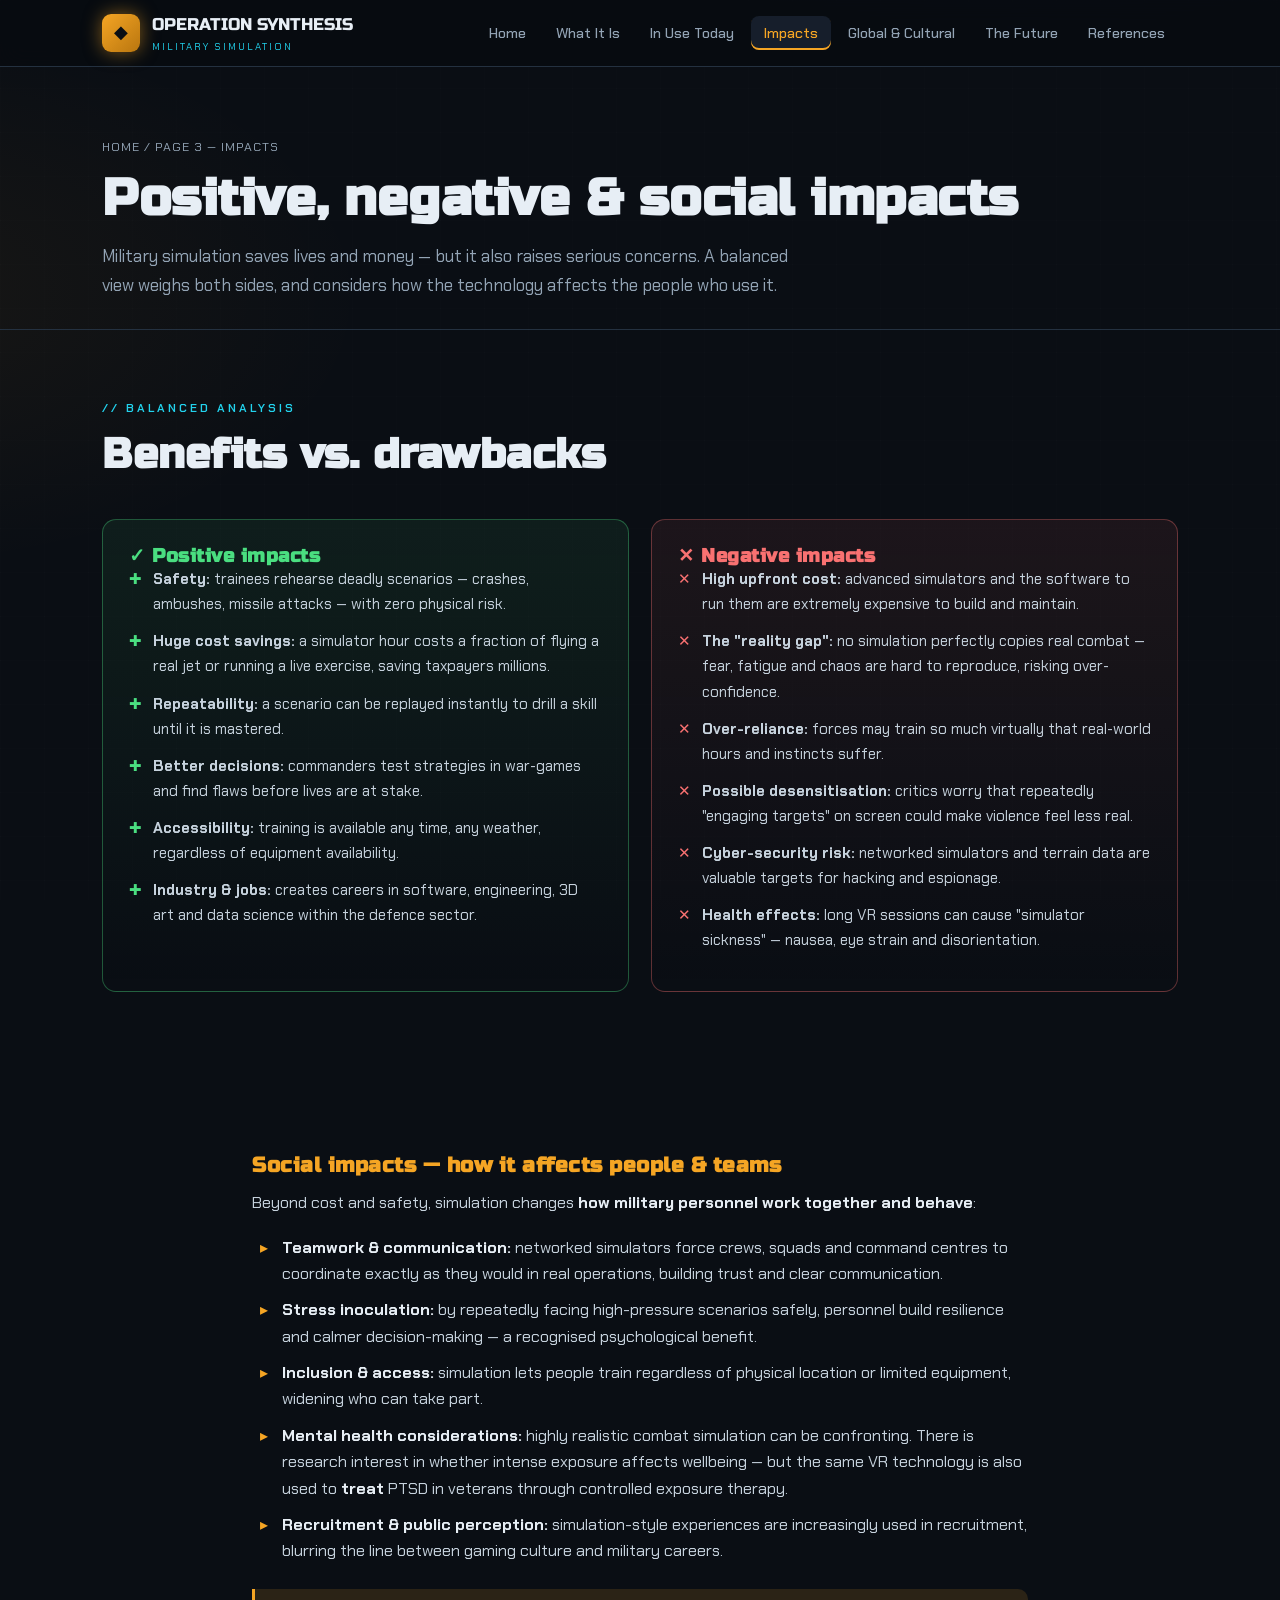
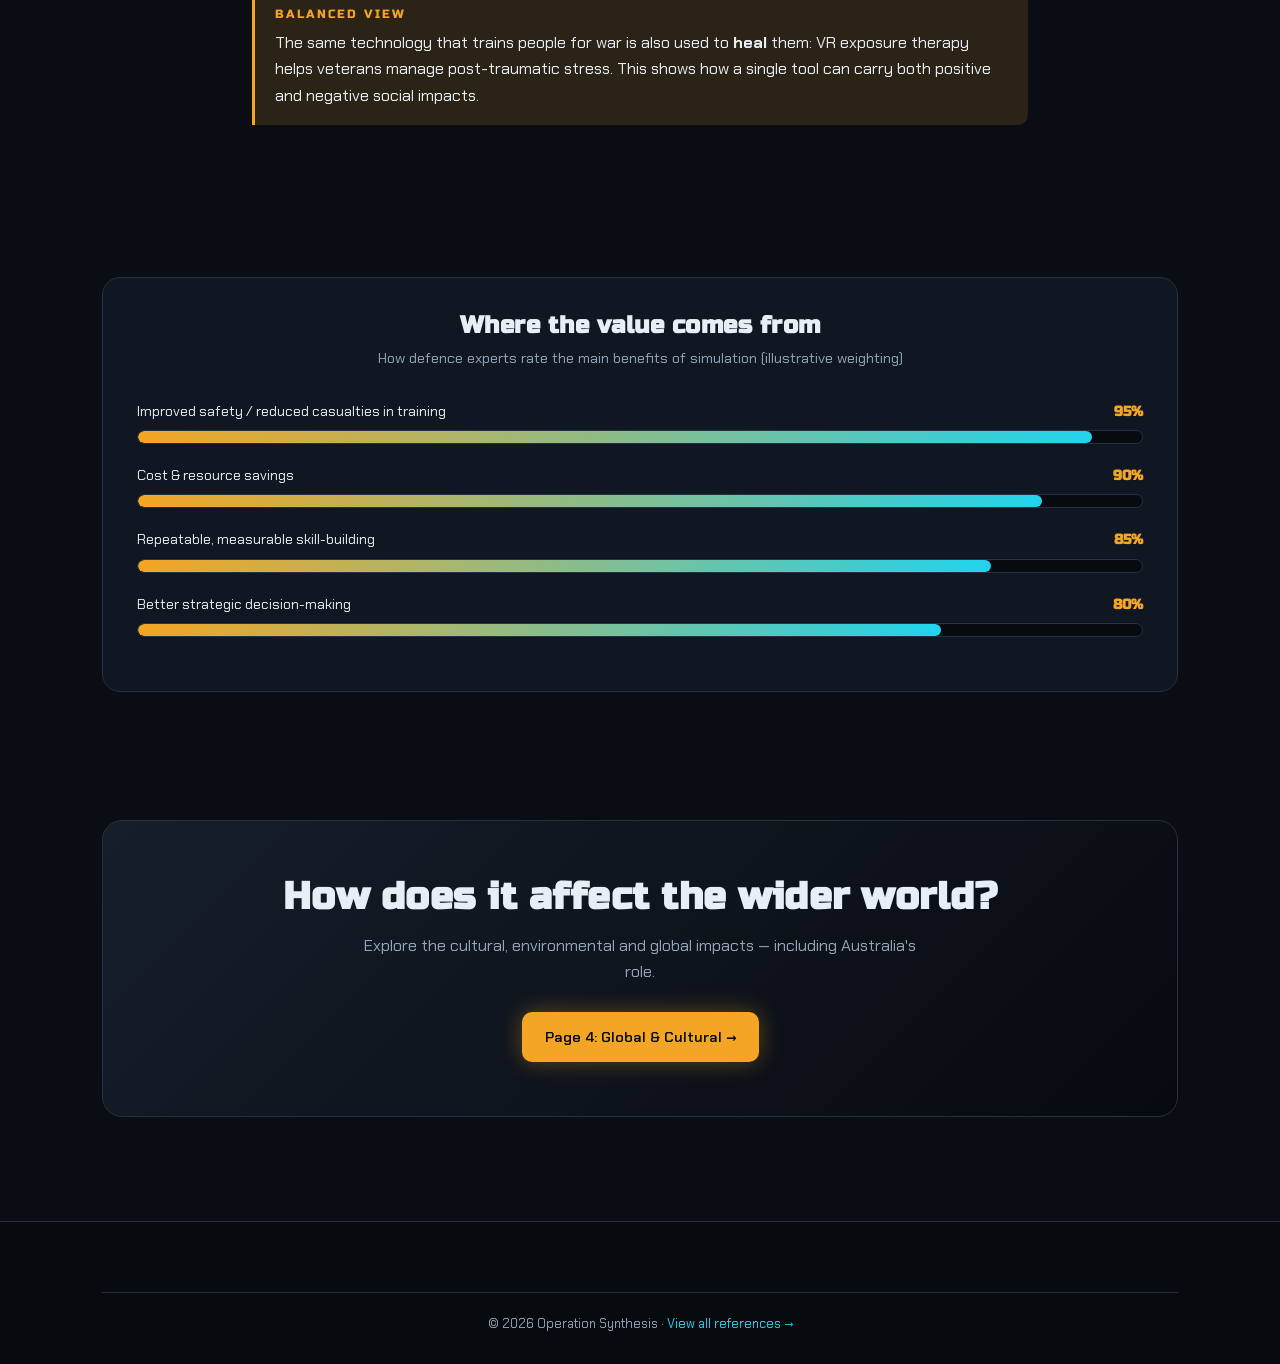
<file: warsimulationwebsite (1)/impacts.html>
<!DOCTYPE html>
<html lang="en">
<head>
  <meta charset="UTF-8" />
  <meta name="viewport" content="width=device-width, initial-scale=1.0" />
  <title>Impacts of Military Simulation — Operation Synthesis</title>
  <link rel="stylesheet" href="css/styles.css" />
</head>
<body>
  <nav class="nav">
    <div class="wrap nav-inner">
      <a class="brand" href="index.html"><span class="logo">◆</span><span>OPERATION&nbsp;SYNTHESIS<small>MILITARY SIMULATION</small></span></a>
      <button class="nav-toggle" aria-label="Menu">☰</button>
      <ul class="nav-links">
        <li><a href="index.html">Home</a></li>
        <li><a href="what-is.html">What It Is</a></li>
        <li><a href="current-use.html">In Use Today</a></li>
        <li><a href="impacts.html">Impacts</a></li>
        <li><a href="global-impacts.html">Global &amp; Cultural</a></li>
        <li><a href="future.html">The Future</a></li>
        <li><a href="references.html">References</a></li>
      </ul>
    </div>
  </nav>

  <header class="page-hero">
    <div class="wrap">
      <div class="breadcrumb">Home / Page 3 — Impacts</div>
      <h1>Positive, negative &amp; social impacts</h1>
      <p>Military simulation saves lives and money — but it also raises serious concerns. A balanced view weighs both sides, and considers how the technology affects the people who use it.</p>
    </div>
  </header>

  <!-- POS / NEG SPLIT -->
  <section class="block">
    <div class="wrap">
      <div class="section-head reveal"><span class="kicker">// Balanced analysis</span><h2>Benefits vs. drawbacks</h2></div>
      <div class="split reveal">
        <div class="panel pos">
          <h3>✓ Positive impacts</h3>
          <ul>
            <li><strong>Safety:</strong> trainees rehearse deadly scenarios — crashes, ambushes, missile attacks — with zero physical risk.</li>
            <li><strong>Huge cost savings:</strong> a simulator hour costs a fraction of flying a real jet or running a live exercise, saving taxpayers millions.</li>
            <li><strong>Repeatability:</strong> a scenario can be replayed instantly to drill a skill until it is mastered.</li>
            <li><strong>Better decisions:</strong> commanders test strategies in war-games and find flaws before lives are at stake.</li>
            <li><strong>Accessibility:</strong> training is available any time, any weather, regardless of equipment availability.</li>
            <li><strong>Industry &amp; jobs:</strong> creates careers in software, engineering, 3D art and data science within the defence sector.</li>
          </ul>
        </div>
        <div class="panel neg">
          <h3>✕ Negative impacts</h3>
          <ul>
            <li><strong>High upfront cost:</strong> advanced simulators and the software to run them are extremely expensive to build and maintain.</li>
            <li><strong>The "reality gap":</strong> no simulation perfectly copies real combat — fear, fatigue and chaos are hard to reproduce, risking over-confidence.</li>
            <li><strong>Over-reliance:</strong> forces may train so much virtually that real-world hours and instincts suffer.</li>
            <li><strong>Possible desensitisation:</strong> critics worry that repeatedly "engaging targets" on screen could make violence feel less real.</li>
            <li><strong>Cyber-security risk:</strong> networked simulators and terrain data are valuable targets for hacking and espionage.</li>
            <li><strong>Health effects:</strong> long VR sessions can cause "simulator sickness" — nausea, eye strain and disorientation.</li>
          </ul>
        </div>
      </div>
    </div>
  </section>

  <!-- SOCIAL IMPACTS -->
  <section class="block">
    <div class="wrap prose reveal">
      <h3>Social impacts — how it affects people &amp; teams</h3>
      <p>Beyond cost and safety, simulation changes <strong>how military personnel work together and behave</strong>:</p>
      <ul>
        <li><strong>Teamwork &amp; communication:</strong> networked simulators force crews, squads and command centres to coordinate exactly as they would in real operations, building trust and clear communication.</li>
        <li><strong>Stress inoculation:</strong> by repeatedly facing high-pressure scenarios safely, personnel build resilience and calmer decision-making — a recognised psychological benefit.</li>
        <li><strong>Inclusion &amp; access:</strong> simulation lets people train regardless of physical location or limited equipment, widening who can take part.</li>
        <li><strong>Mental health considerations:</strong> highly realistic combat simulation can be confronting. There is research interest in whether intense exposure affects wellbeing — but the same VR technology is also used to <strong>treat</strong> PTSD in veterans through controlled exposure therapy.</li>
        <li><strong>Recruitment &amp; public perception:</strong> simulation-style experiences are increasingly used in recruitment, blurring the line between gaming culture and military careers.</li>
      </ul>

      <div class="callout amber">
        <span class="tag">Balanced view</span>
        The same technology that trains people for war is also used to <strong>heal</strong> them: VR exposure therapy helps veterans manage post-traumatic stress. This shows how a single tool can carry both positive and negative social impacts.
      </div>
    </div>
  </section>

  <!-- IMPACT METER -->
  <section class="block">
    <div class="wrap reveal">
      <div class="infographic">
        <h2 class="info-title">Where the value comes from</h2>
        <p class="info-sub">How defence experts rate the main benefits of simulation (illustrative weighting)</p>
        <div class="bar-row"><div class="bl"><span>Improved safety / reduced casualties in training</span><span>95%</span></div><div class="bar-track"><div class="bar-fill" data-w="95"></div></div></div>
        <div class="bar-row"><div class="bl"><span>Cost &amp; resource savings</span><span>90%</span></div><div class="bar-track"><div class="bar-fill" data-w="90"></div></div></div>
        <div class="bar-row"><div class="bl"><span>Repeatable, measurable skill-building</span><span>85%</span></div><div class="bar-track"><div class="bar-fill" data-w="85"></div></div></div>
        <div class="bar-row"><div class="bl"><span>Better strategic decision-making</span><span>80%</span></div><div class="bar-track"><div class="bar-fill" data-w="80"></div></div></div>
      </div>
    </div>
  </section>

  <section class="block">
    <div class="wrap reveal">
      <div class="cta-band">
        <h2>How does it affect the wider world?</h2>
        <p>Explore the cultural, environmental and global impacts — including Australia's role.</p>
        <a class="btn btn-primary" href="global-impacts.html">Page 4: Global &amp; Cultural →</a>
      </div>
    </div>
  </section>

  <footer><div class="wrap"><div class="foot-bottom">© 2026 Operation Synthesis · <a href="references.html">View all references →</a></div></div></footer>
  <script src="js/main.js"></script>
</body>
</html>
</file>
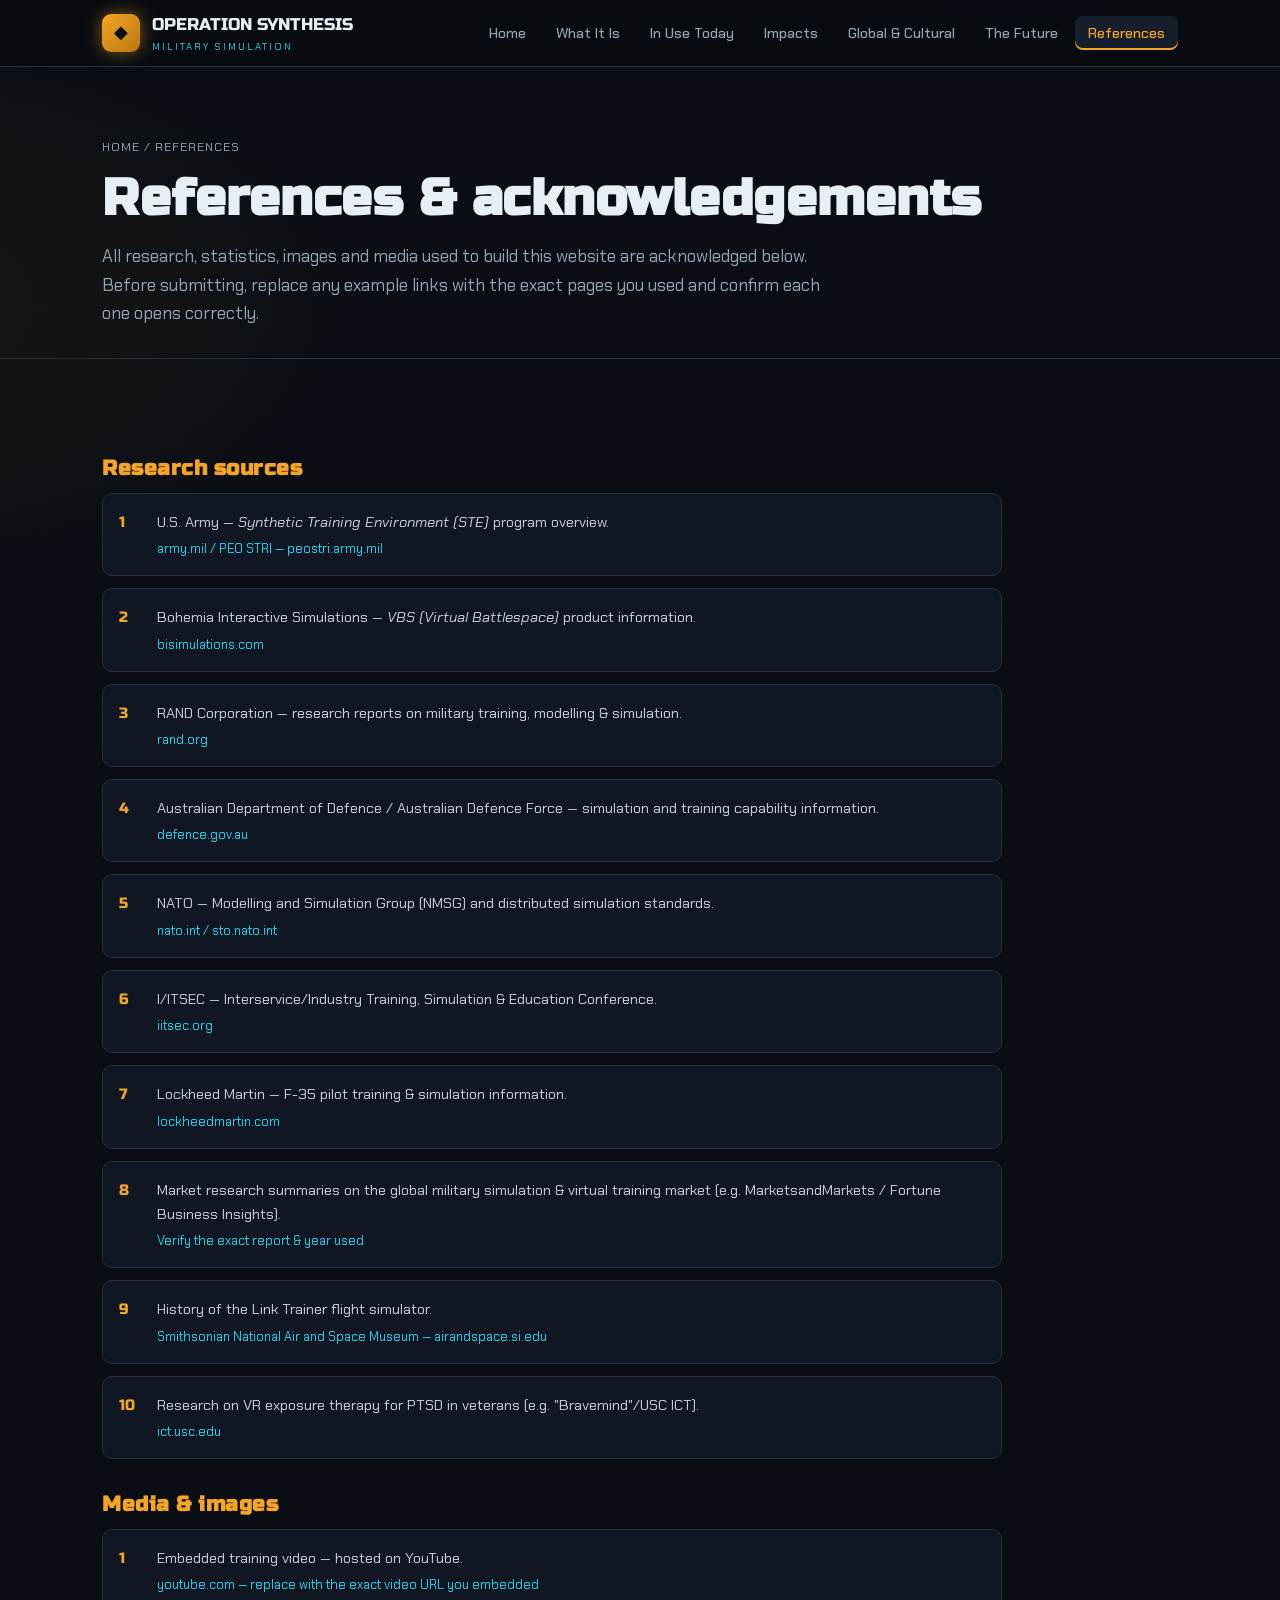
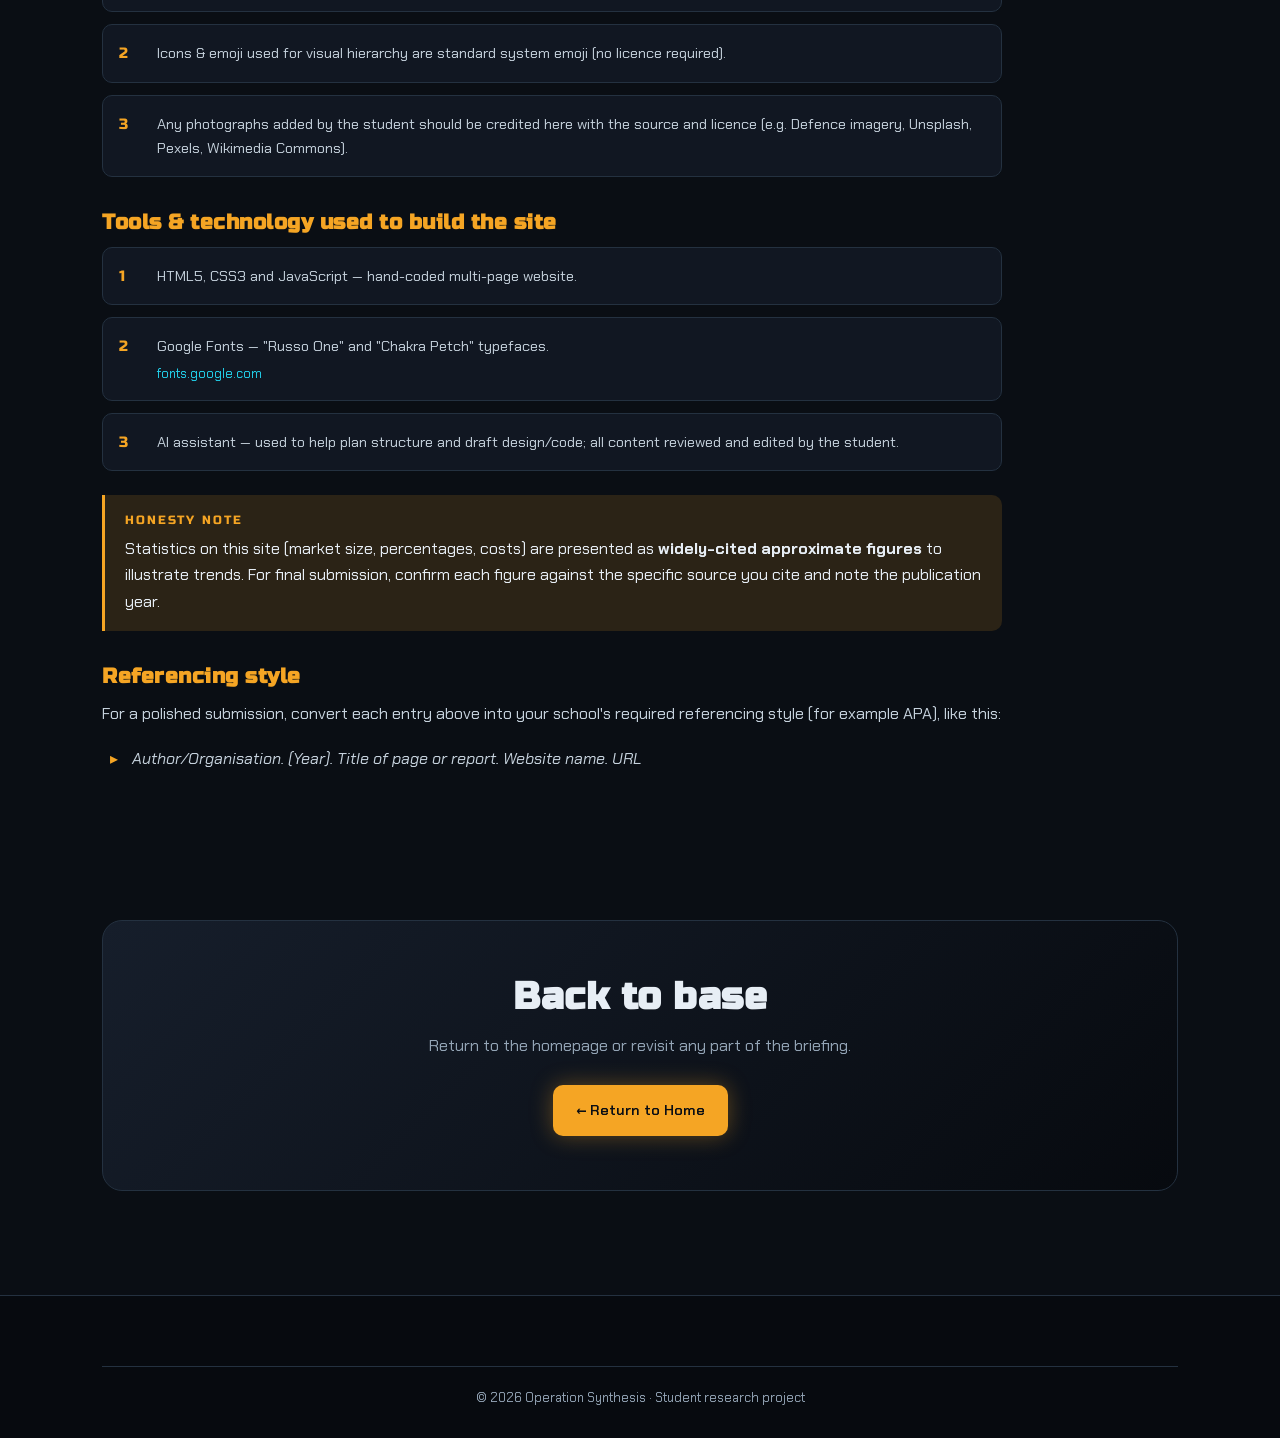
<file: warsimulationwebsite (1)/references.html>
<!DOCTYPE html>
<html lang="en">
<head>
  <meta charset="UTF-8" />
  <meta name="viewport" content="width=device-width, initial-scale=1.0" />
  <title>References — Operation Synthesis</title>
  <link rel="stylesheet" href="css/styles.css" />
</head>
<body>
  <nav class="nav">
    <div class="wrap nav-inner">
      <a class="brand" href="index.html"><span class="logo">◆</span><span>OPERATION&nbsp;SYNTHESIS<small>MILITARY SIMULATION</small></span></a>
      <button class="nav-toggle" aria-label="Menu">☰</button>
      <ul class="nav-links">
        <li><a href="index.html">Home</a></li>
        <li><a href="what-is.html">What It Is</a></li>
        <li><a href="current-use.html">In Use Today</a></li>
        <li><a href="impacts.html">Impacts</a></li>
        <li><a href="global-impacts.html">Global &amp; Cultural</a></li>
        <li><a href="future.html">The Future</a></li>
        <li><a href="references.html">References</a></li>
      </ul>
    </div>
  </nav>

  <header class="page-hero">
    <div class="wrap">
      <div class="breadcrumb">Home / References</div>
      <h1>References &amp; acknowledgements</h1>
      <p>All research, statistics, images and media used to build this website are acknowledged below. Before submitting, replace any example links with the exact pages you used and confirm each one opens correctly.</p>
    </div>
  </header>

  <section class="block">
    <div class="wrap">
      <div class="prose reveal" style="max-width:900px">
        <h3>Research sources</h3>
        <ol class="ref-list">
          <li>U.S. Army — <em>Synthetic Training Environment (STE)</em> program overview. <span class="src">army.mil / PEO STRI — peostri.army.mil</span></li>
          <li>Bohemia Interactive Simulations — <em>VBS (Virtual Battlespace)</em> product information. <span class="src">bisimulations.com</span></li>
          <li>RAND Corporation — research reports on military training, modelling &amp; simulation. <span class="src">rand.org</span></li>
          <li>Australian Department of Defence / Australian Defence Force — simulation and training capability information. <span class="src">defence.gov.au</span></li>
          <li>NATO — Modelling and Simulation Group (NMSG) and distributed simulation standards. <span class="src">nato.int / sto.nato.int</span></li>
          <li>I/ITSEC — Interservice/Industry Training, Simulation &amp; Education Conference. <span class="src">iitsec.org</span></li>
          <li>Lockheed Martin — F-35 pilot training &amp; simulation information. <span class="src">lockheedmartin.com</span></li>
          <li>Market research summaries on the global military simulation &amp; virtual training market (e.g. MarketsandMarkets / Fortune Business Insights). <span class="src">Verify the exact report &amp; year used</span></li>
          <li>History of the Link Trainer flight simulator. <span class="src">Smithsonian National Air and Space Museum — airandspace.si.edu</span></li>
          <li>Research on VR exposure therapy for PTSD in veterans (e.g. "Bravemind"/USC ICT). <span class="src">ict.usc.edu</span></li>
        </ol>

        <h3>Media &amp; images</h3>
        <ol class="ref-list">
          <li>Embedded training video — hosted on YouTube. <span class="src">youtube.com — replace with the exact video URL you embedded</span></li>
          <li>Icons &amp; emoji used for visual hierarchy are standard system emoji (no licence required).</li>
          <li>Any photographs added by the student should be credited here with the source and licence (e.g. Defence imagery, Unsplash, Pexels, Wikimedia Commons).</li>
        </ol>

        <h3>Tools &amp; technology used to build the site</h3>
        <ol class="ref-list">
          <li>HTML5, CSS3 and JavaScript — hand-coded multi-page website.</li>
          <li>Google Fonts — "Russo One" and "Chakra Petch" typefaces. <span class="src">fonts.google.com</span></li>
          <li>AI assistant — used to help plan structure and draft design/code; all content reviewed and edited by the student.</li>
        </ol>

        <div class="callout amber">
          <span class="tag">Honesty note</span>
          Statistics on this site (market size, percentages, costs) are presented as <strong>widely-cited approximate figures</strong> to illustrate trends. For final submission, confirm each figure against the specific source you cite and note the publication year.
        </div>

        <h3>Referencing style</h3>
        <p>For a polished submission, convert each entry above into your school's required referencing style (for example APA), like this:</p>
        <ul>
          <li><em>Author/Organisation. (Year). Title of page or report. Website name. URL</em></li>
        </ul>
      </div>
    </div>
  </section>

  <section class="block">
    <div class="wrap reveal">
      <div class="cta-band">
        <h2>Back to base</h2>
        <p>Return to the homepage or revisit any part of the briefing.</p>
        <a class="btn btn-primary" href="index.html">← Return to Home</a>
      </div>
    </div>
  </section>

  <footer><div class="wrap"><div class="foot-bottom">© 2026 Operation Synthesis · Student research project</div></div></footer>
  <script src="js/main.js"></script>
</body>
</html>
</file>
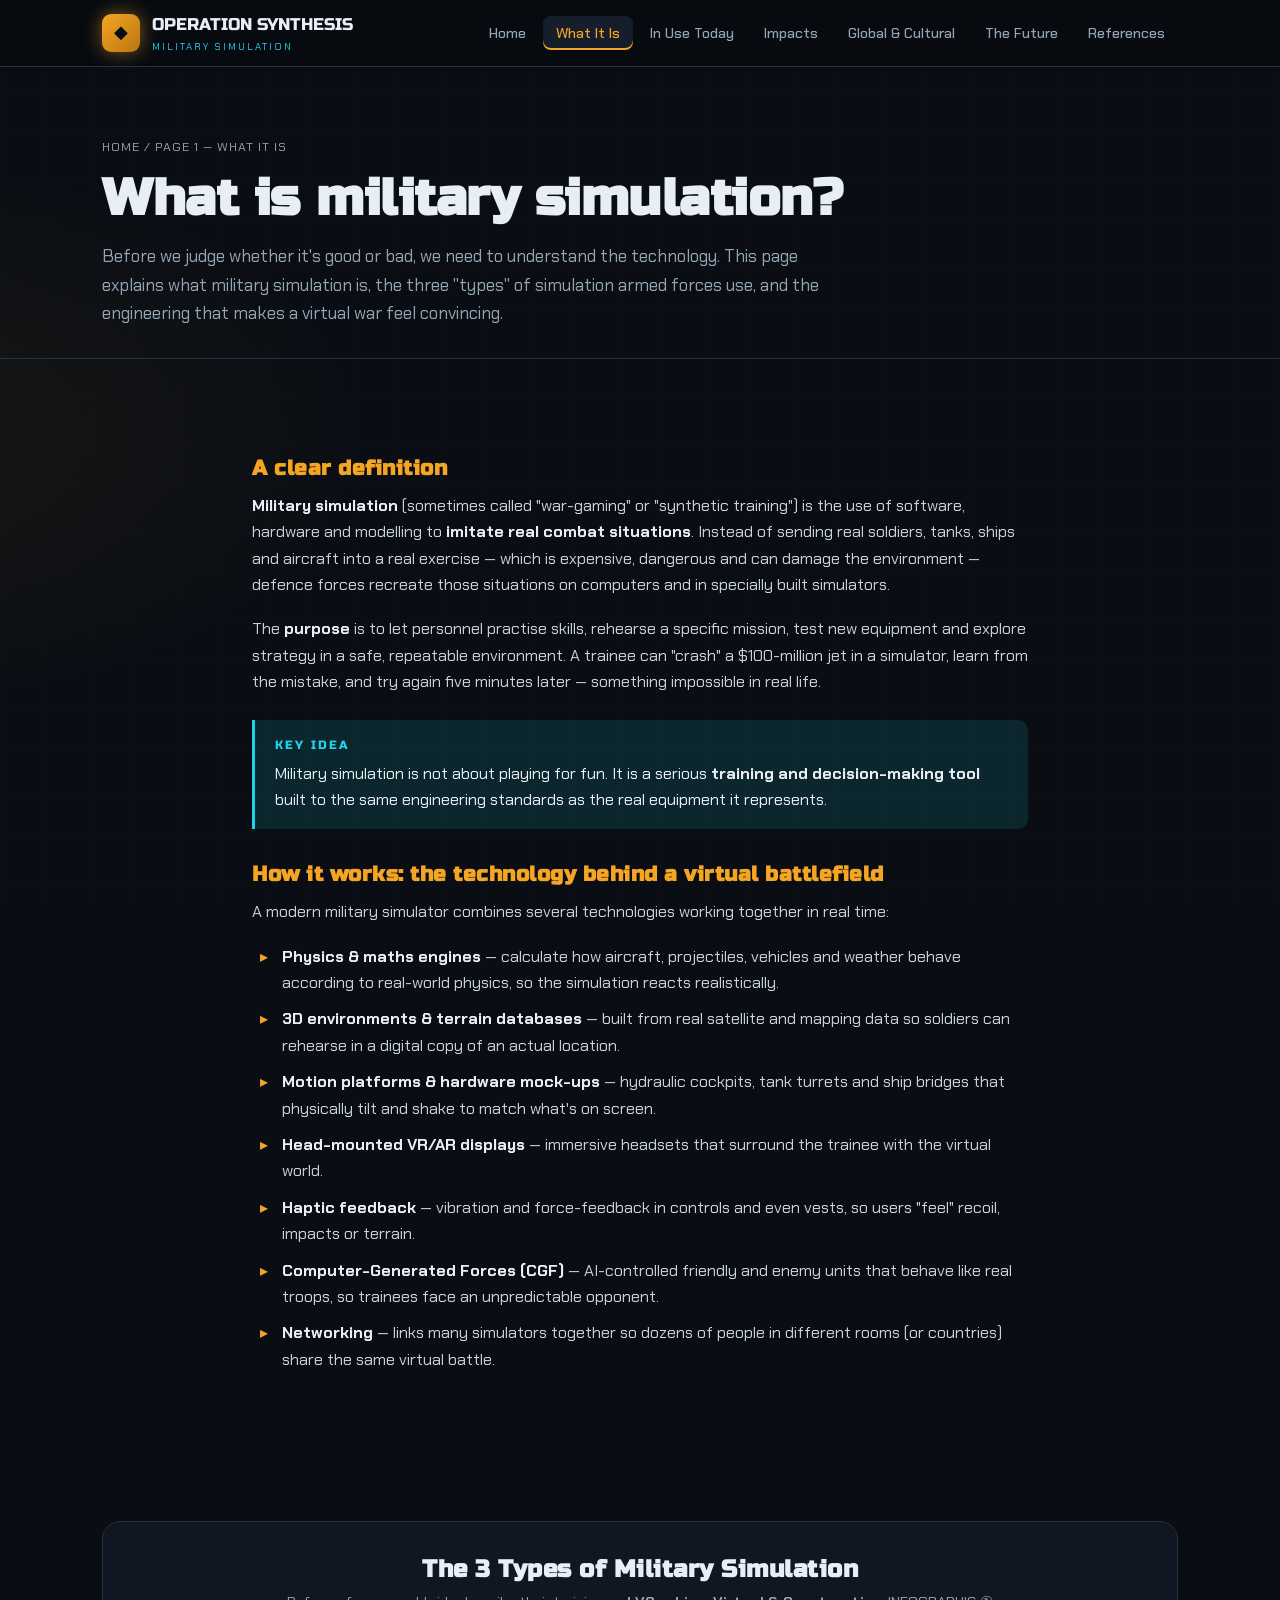
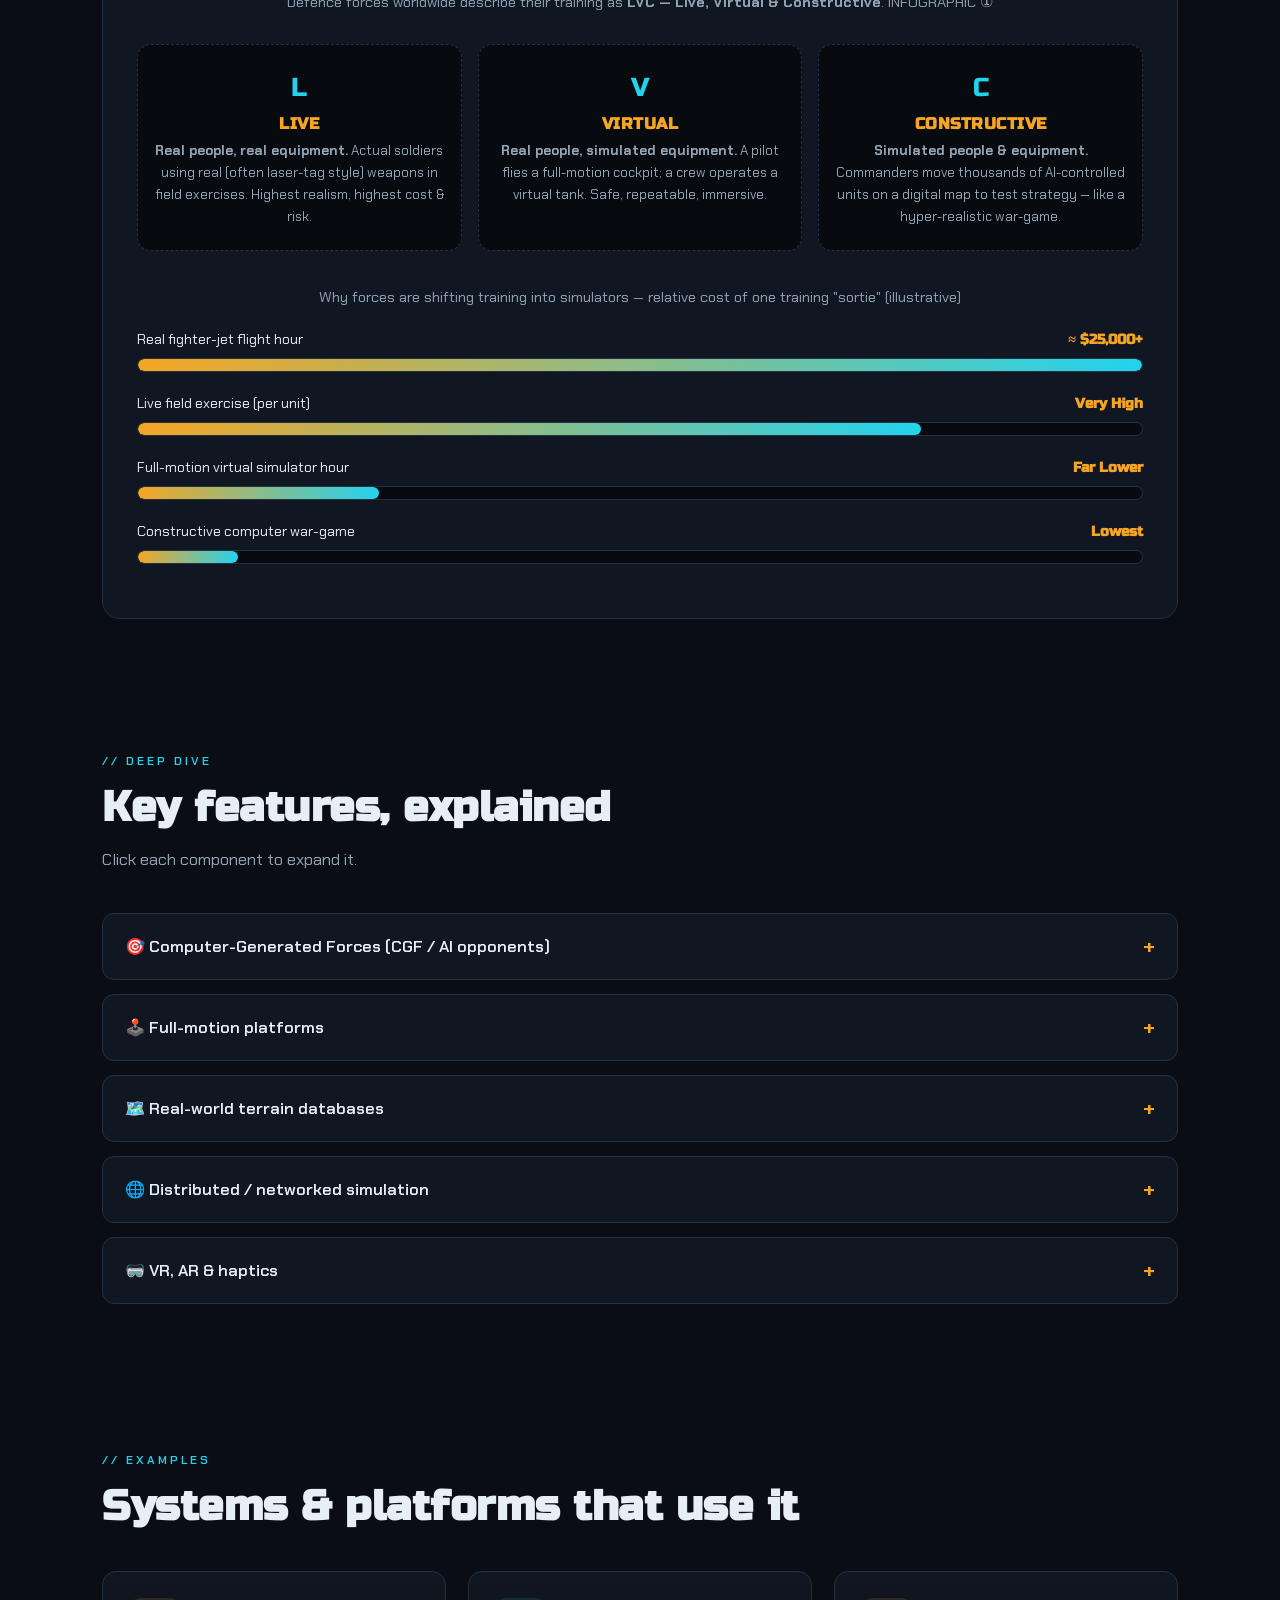
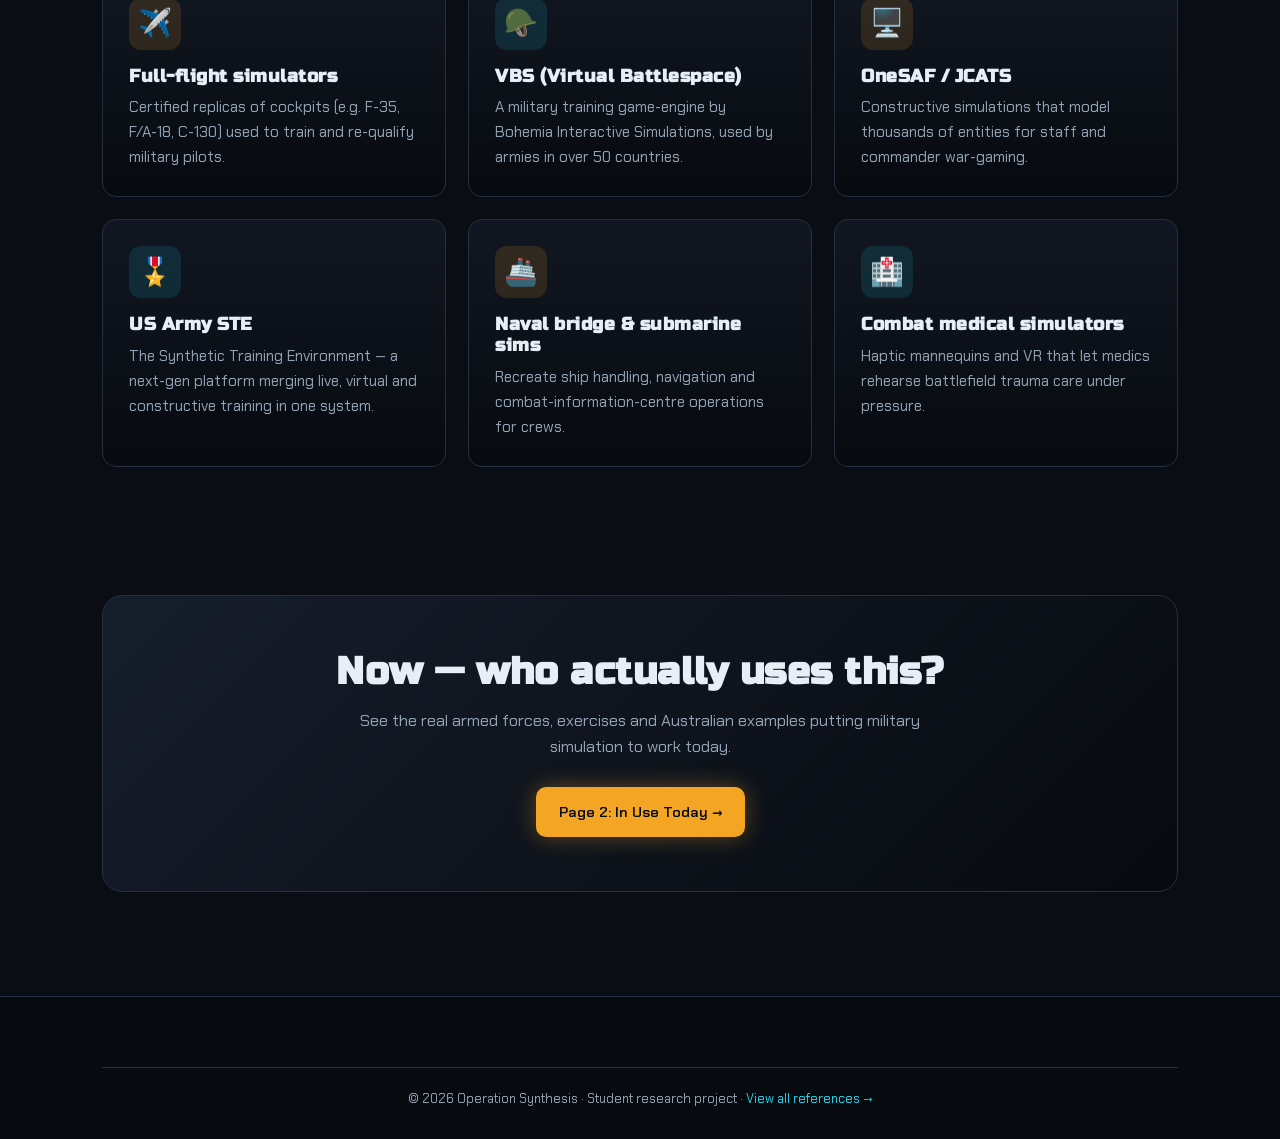
<file: warsimulationwebsite (1)/what-is.html>
<!DOCTYPE html>
<html lang="en">
<head>
  <meta charset="UTF-8" />
  <meta name="viewport" content="width=device-width, initial-scale=1.0" />
  <title>What Military Simulation Is — Operation Synthesis</title>
  <link rel="stylesheet" href="css/styles.css" />
</head>
<body>
  <nav class="nav">
    <div class="wrap nav-inner">
      <a class="brand" href="index.html"><span class="logo">◆</span><span>OPERATION&nbsp;SYNTHESIS<small>MILITARY SIMULATION</small></span></a>
      <button class="nav-toggle" aria-label="Menu">☰</button>
      <ul class="nav-links">
        <li><a href="index.html">Home</a></li>
        <li><a href="what-is.html">What It Is</a></li>
        <li><a href="current-use.html">In Use Today</a></li>
        <li><a href="impacts.html">Impacts</a></li>
        <li><a href="global-impacts.html">Global &amp; Cultural</a></li>
        <li><a href="future.html">The Future</a></li>
        <li><a href="references.html">References</a></li>
      </ul>
    </div>
  </nav>

  <header class="page-hero">
    <div class="wrap">
      <div class="breadcrumb">Home / Page 1 — What It Is</div>
      <h1>What is military simulation?</h1>
      <p>Before we judge whether it's good or bad, we need to understand the technology. This page explains what military simulation is, the three "types" of simulation armed forces use, and the engineering that makes a virtual war feel convincing.</p>
    </div>
  </header>

  <section class="block">
    <div class="wrap prose reveal">
      <h3>A clear definition</h3>
      <p><strong>Military simulation</strong> (sometimes called "war-gaming" or "synthetic training") is the use of software, hardware and modelling to <strong>imitate real combat situations</strong>. Instead of sending real soldiers, tanks, ships and aircraft into a real exercise — which is expensive, dangerous and can damage the environment — defence forces recreate those situations on computers and in specially built simulators.</p>
      <p>The <strong>purpose</strong> is to let personnel practise skills, rehearse a specific mission, test new equipment and explore strategy in a safe, repeatable environment. A trainee can "crash" a $100-million jet in a simulator, learn from the mistake, and try again five minutes later — something impossible in real life.</p>

      <div class="callout">
        <span class="tag">Key idea</span>
        Military simulation is not about playing for fun. It is a serious <strong>training and decision-making tool</strong> built to the same engineering standards as the real equipment it represents.
      </div>

      <h3>How it works: the technology behind a virtual battlefield</h3>
      <p>A modern military simulator combines several technologies working together in real time:</p>
      <ul>
        <li><strong>Physics &amp; maths engines</strong> — calculate how aircraft, projectiles, vehicles and weather behave according to real-world physics, so the simulation reacts realistically.</li>
        <li><strong>3D environments &amp; terrain databases</strong> — built from real satellite and mapping data so soldiers can rehearse in a digital copy of an actual location.</li>
        <li><strong>Motion platforms &amp; hardware mock-ups</strong> — hydraulic cockpits, tank turrets and ship bridges that physically tilt and shake to match what's on screen.</li>
        <li><strong>Head-mounted VR/AR displays</strong> — immersive headsets that surround the trainee with the virtual world.</li>
        <li><strong>Haptic feedback</strong> — vibration and force-feedback in controls and even vests, so users "feel" recoil, impacts or terrain.</li>
        <li><strong>Computer-Generated Forces (CGF)</strong> — AI-controlled friendly and enemy units that behave like real troops, so trainees face an unpredictable opponent.</li>
        <li><strong>Networking</strong> — links many simulators together so dozens of people in different rooms (or countries) share the same virtual battle.</li>
      </ul>
    </div>
  </section>

  <!-- ===== INFOGRAPHIC ===== -->
  <section class="block">
    <div class="wrap reveal">
      <div class="infographic">
        <h2 class="info-title">The 3 Types of Military Simulation</h2>
        <p class="info-sub">Defence forces worldwide describe their training as <strong>LVC — Live, Virtual &amp; Constructive</strong>. INFOGRAPHIC ①</p>
        <div class="lvc-flow">
          <div class="lvc-node">
            <div class="big">L</div>
            <h4>LIVE</h4>
            <p><strong>Real people, real equipment.</strong> Actual soldiers using real (often laser-tag style) weapons in field exercises. Highest realism, highest cost &amp; risk.</p>
          </div>
          <div class="lvc-node">
            <div class="big">V</div>
            <h4>VIRTUAL</h4>
            <p><strong>Real people, simulated equipment.</strong> A pilot flies a full-motion cockpit; a crew operates a virtual tank. Safe, repeatable, immersive.</p>
          </div>
          <div class="lvc-node">
            <div class="big">C</div>
            <h4>CONSTRUCTIVE</h4>
            <p><strong>Simulated people &amp; equipment.</strong> Commanders move thousands of AI-controlled units on a digital map to test strategy — like a hyper-realistic war-game.</p>
          </div>
        </div>

        <div style="margin-top:34px">
          <p class="info-sub" style="margin-bottom:18px">Why forces are shifting training into simulators — relative cost of one training "sortie" (illustrative)</p>
          <div class="bar-row"><div class="bl"><span>Real fighter-jet flight hour</span><span>≈ $25,000+</span></div><div class="bar-track"><div class="bar-fill" data-w="100"></div></div></div>
          <div class="bar-row"><div class="bl"><span>Live field exercise (per unit)</span><span>Very High</span></div><div class="bar-track"><div class="bar-fill" data-w="78"></div></div></div>
          <div class="bar-row"><div class="bl"><span>Full-motion virtual simulator hour</span><span>Far Lower</span></div><div class="bar-track"><div class="bar-fill" data-w="24"></div></div></div>
          <div class="bar-row"><div class="bl"><span>Constructive computer war-game</span><span>Lowest</span></div><div class="bar-track"><div class="bar-fill" data-w="10"></div></div></div>
        </div>
      </div>
    </div>
  </section>

  <!-- ===== ACCORDION: KEY COMPONENTS ===== -->
  <section class="block">
    <div class="wrap">
      <div class="section-head reveal"><span class="kicker">// Deep dive</span><h2>Key features, explained</h2><p>Click each component to expand it.</p></div>
      <div class="reveal">
        <div class="accordion"><button class="acc-head">🎯 Computer-Generated Forces (CGF / AI opponents) <span class="pm">+</span></button><div class="acc-body"><div class="inner">These are the AI-controlled "enemy" and friendly units. Good CGF use artificial intelligence to take cover, retreat, flank and react to the trainee — meaning no two runs of a scenario are identical. This forces real decision-making instead of memorising a script.</div></div></div>
        <div class="accordion"><button class="acc-head">🕹️ Full-motion platforms <span class="pm">+</span></button><div class="acc-body"><div class="inner">Hydraulic or electric actuators physically move the cockpit or vehicle cab. When the on-screen jet banks left, the whole cabin tilts, tricking the inner ear into believing the motion is real. This is essential for pilots learning to handle disorientation.</div></div></div>
        <div class="accordion"><button class="acc-head">🗺️ Real-world terrain databases <span class="pm">+</span></button><div class="acc-body"><div class="inner">Simulators load digital 3D copies of real places built from satellite imagery, GPS and survey data. A unit can rehearse a mission in a digital twin of the exact valley, city or coastline they will later operate in.</div></div></div>
        <div class="accordion"><button class="acc-head">🌐 Distributed / networked simulation <span class="pm">+</span></button><div class="acc-body"><div class="inner">Using standards such as DIS and HLA, separate simulators are networked so an aircraft, a tank crew and a command centre — possibly in different countries — all share one synchronised virtual battle. This lets entire joint forces train together.</div></div></div>
        <div class="accordion"><button class="acc-head">🥽 VR, AR &amp; haptics <span class="pm">+</span></button><div class="acc-body"><div class="inner">Headsets immerse the user in the scene, while augmented reality can overlay virtual enemies onto a real training ground. Haptic vests and controls add the sense of touch — recoil, impact and vibration — to deepen the realism.</div></div></div>
      </div>
    </div>
  </section>

  <!-- ===== EXAMPLES OF PLATFORMS ===== -->
  <section class="block">
    <div class="wrap">
      <div class="section-head reveal"><span class="kicker">// Examples</span><h2>Systems &amp; platforms that use it</h2></div>
      <div class="grid grid-3">
        <div class="card reveal"><div class="ic">✈️</div><h3>Full-flight simulators</h3><p>Certified replicas of cockpits (e.g. F-35, F/A-18, C-130) used to train and re-qualify military pilots.</p></div>
        <div class="card cyan reveal"><div class="ic">🪖</div><h3>VBS (Virtual Battlespace)</h3><p>A military training game-engine by Bohemia Interactive Simulations, used by armies in over 50 countries.</p></div>
        <div class="card reveal"><div class="ic">🖥️</div><h3>OneSAF / JCATS</h3><p>Constructive simulations that model thousands of entities for staff and commander war-gaming.</p></div>
        <div class="card cyan reveal"><div class="ic">🎖️</div><h3>US Army STE</h3><p>The Synthetic Training Environment — a next-gen platform merging live, virtual and constructive training in one system.</p></div>
        <div class="card reveal"><div class="ic">🚢</div><h3>Naval bridge &amp; submarine sims</h3><p>Recreate ship handling, navigation and combat-information-centre operations for crews.</p></div>
        <div class="card cyan reveal"><div class="ic">🏥</div><h3>Combat medical simulators</h3><p>Haptic mannequins and VR that let medics rehearse battlefield trauma care under pressure.</p></div>
      </div>
    </div>
  </section>

  <section class="block">
    <div class="wrap reveal">
      <div class="cta-band">
        <h2>Now — who actually uses this?</h2>
        <p>See the real armed forces, exercises and Australian examples putting military simulation to work today.</p>
        <a class="btn btn-primary" href="current-use.html">Page 2: In Use Today →</a>
      </div>
    </div>
  </section>

  <footer>
    <div class="wrap">
      <div class="foot-bottom">© 2026 Operation Synthesis · Student research project · <a href="references.html">View all references →</a></div>
    </div>
  </footer>
  <script src="js/main.js"></script>
</body>
</html>
</file>
<file: warsimulationwebsite (1)/css/styles.css>
/* =====================================================================
   MILITARY SIMULATION — "OPERATION SYNTHESIS" INTERACTIVE WEBSITE
   Theme: Tactical command-HUD dark mode
   Fonts: Russo One (display) + Chakra Petch (body)
   ===================================================================== */

@import url('https://fonts.googleapis.com/css2?family=Chakra+Petch:wght@300;400;500;600;700&family=Russo+One&display=swap');

:root {
  --bg-deep:      #070A0F;
  --bg:           #0A0E14;
  --surface:      #111722;
  --surface-2:    #161E2B;
  --border:       #243140;
  --fg:           #E7EEF5;
  --fg-muted:     #93A4B5;
  --amber:        #F5A524;   /* tactical primary */
  --amber-soft:   rgba(245,165,36,0.14);
  --cyan:         #22D3EE;   /* HUD accent */
  --cyan-soft:    rgba(34,211,238,0.12);
  --green:        #4ADE80;   /* positive / status OK */
  --red:          #F87171;   /* warning / negative */
  --radius:       14px;
  --maxw:         1120px;
  --shadow:       0 18px 50px rgba(0,0,0,0.45);
  --easing:       cubic-bezier(0.16,1,0.3,1);
}

* { box-sizing: border-box; margin: 0; padding: 0; }

html { scroll-behavior: smooth; }

body {
  font-family: 'Chakra Petch', sans-serif;
  background: var(--bg);
  color: var(--fg);
  line-height: 1.65;
  overflow-x: hidden;
  background-image:
    radial-gradient(1100px 600px at 80% -10%, rgba(34,211,238,0.07), transparent 60%),
    radial-gradient(900px 500px at -10% 10%, rgba(245,165,36,0.06), transparent 55%);
}

/* Subtle scanline / grid HUD overlay */
body::before {
  content: "";
  position: fixed;
  inset: 0;
  pointer-events: none;
  z-index: 1;
  background-image:
    linear-gradient(rgba(255,255,255,0.018) 1px, transparent 1px),
    linear-gradient(90deg, rgba(255,255,255,0.018) 1px, transparent 1px);
  background-size: 44px 44px;
  opacity: 0.5;
}

h1,h2,h3,h4,.display { font-family: 'Russo One', sans-serif; letter-spacing: .5px; line-height: 1.15; }

a { color: var(--cyan); text-decoration: none; transition: color .2s var(--easing); }
a:hover { color: var(--amber); }

img { max-width: 100%; display: block; }

.wrap { max-width: var(--maxw); margin: 0 auto; padding: 0 22px; position: relative; z-index: 2; }

/* ---------------- NAVBAR ---------------- */
.nav {
  position: sticky; top: 0; z-index: 50;
  backdrop-filter: blur(12px);
  background: rgba(8,11,16,0.82);
  border-bottom: 1px solid var(--border);
}
.nav-inner { display: flex; align-items: center; justify-content: space-between; height: 66px; }
.brand { display: flex; align-items: center; gap: 12px; font-family: 'Russo One'; font-size: 1.05rem; color: var(--fg); }
.brand .logo {
  width: 38px; height: 38px; border-radius: 9px;
  background: linear-gradient(135deg, var(--amber), #b9760f);
  display: grid; place-items: center; color: #0A0E14; font-size: 1.1rem;
  box-shadow: 0 0 18px rgba(245,165,36,0.5);
}
.brand small { display:block; font-family:'Chakra Petch'; font-weight:400; color: var(--cyan); font-size:.62rem; letter-spacing:2px; }
.nav-links { display: flex; gap: 4px; list-style: none; align-items: center; }
.nav-links a {
  color: var(--fg-muted); font-weight: 500; font-size: .9rem;
  padding: 8px 13px; border-radius: 8px; transition: all .2s var(--easing);
}
.nav-links a:hover, .nav-links a.active { color: var(--fg); background: var(--surface-2); }
.nav-links a.active { color: var(--amber); box-shadow: inset 0 -2px 0 var(--amber); }
.nav-toggle { display:none; background:none; border:1px solid var(--border); color:var(--fg); width:42px; height:40px; border-radius:9px; font-size:1.2rem; cursor:pointer; }

/* ---------------- BUTTONS ---------------- */
.btn {
  display: inline-flex; align-items: center; gap: 9px;
  font-family: 'Chakra Petch'; font-weight: 600; font-size: .92rem;
  padding: 12px 22px; border-radius: 10px; cursor: pointer;
  border: 1px solid transparent; transition: all .22s var(--easing);
}
.btn-primary { background: var(--amber); color: #0A0E14; box-shadow: 0 0 22px rgba(245,165,36,0.35); }
.btn-primary:hover { color:#0A0E14; transform: translateY(-2px); box-shadow: 0 0 32px rgba(245,165,36,0.6); }
.btn-ghost { background: transparent; color: var(--fg); border-color: var(--border); }
.btn-ghost:hover { border-color: var(--cyan); color: var(--cyan); transform: translateY(-2px); }

/* ---------------- HERO ---------------- */
.hero { padding: 90px 0 70px; position: relative; }
.eyebrow {
  display:inline-flex; align-items:center; gap:9px;
  font-size:.72rem; letter-spacing:3px; text-transform:uppercase; color: var(--cyan);
  border:1px solid var(--cyan-soft); background: var(--cyan-soft);
  padding:6px 14px; border-radius: 999px; margin-bottom: 22px; font-weight:600;
}
.eyebrow .dot { width:8px; height:8px; border-radius:50%; background: var(--green); box-shadow:0 0 10px var(--green); animation: pulse 1.6s infinite; }
@keyframes pulse { 0%,100%{opacity:1} 50%{opacity:.3} }
.hero h1 { font-size: clamp(2.3rem, 6vw, 4.3rem); margin-bottom: 18px; }
.hero h1 .hl { color: var(--amber); }
.hero p.lead { font-size: clamp(1.02rem,2.2vw,1.25rem); color: var(--fg-muted); max-width: 680px; margin-bottom: 30px; }
.hero-actions { display:flex; gap:14px; flex-wrap: wrap; }

/* ---------------- SECTIONS ---------------- */
section.block { padding: 64px 0; }
.section-head { max-width: 760px; margin-bottom: 40px; }
.section-head .kicker { color: var(--cyan); font-size:.74rem; letter-spacing:3px; text-transform:uppercase; font-weight:600; }
.section-head h2 { font-size: clamp(1.7rem, 4vw, 2.6rem); margin: 10px 0 14px; }
.section-head p { color: var(--fg-muted); font-size: 1.05rem; }

.page-hero { padding: 70px 0 30px; border-bottom:1px solid var(--border); }
.breadcrumb { font-size:.78rem; color:var(--fg-muted); letter-spacing:1px; margin-bottom:12px; text-transform:uppercase; }
.page-hero h1 { font-size: clamp(2rem,5vw,3.2rem); }
.page-hero p { color: var(--fg-muted); max-width: 720px; margin-top: 14px; font-size:1.08rem; }

/* ---------------- CARDS / GRID ---------------- */
.grid { display:grid; gap: 22px; }
.grid-2 { grid-template-columns: repeat(2,1fr); }
.grid-3 { grid-template-columns: repeat(3,1fr); }
.grid-4 { grid-template-columns: repeat(4,1fr); }

.card {
  background: linear-gradient(180deg, var(--surface), var(--bg-deep));
  border: 1px solid var(--border); border-radius: var(--radius);
  padding: 26px; transition: all .25s var(--easing); position: relative; overflow: hidden;
}
.card:hover { transform: translateY(-5px); border-color: var(--amber); box-shadow: var(--shadow); }
.card .ic { font-size: 1.7rem; width: 52px; height:52px; border-radius:12px; display:grid; place-items:center;
  background: var(--amber-soft); color: var(--amber); margin-bottom: 16px; }
.card h3 { font-size: 1.12rem; margin-bottom: 9px; }
.card p { color: var(--fg-muted); font-size: .95rem; }
.card.cyan .ic { background: var(--cyan-soft); color: var(--cyan); }
.card.cyan:hover { border-color: var(--cyan); }

/* prose */
.prose { max-width: 820px; }
.prose p { margin-bottom: 18px; color: #C6D2DD; }
.prose h3 { color: var(--amber); margin: 34px 0 12px; font-size: 1.3rem; }
.prose h4 { color: var(--cyan); margin: 24px 0 8px; font-size:1.05rem; font-family:'Chakra Petch'; font-weight:700; }
.prose ul { margin: 6px 0 20px 4px; list-style:none; }
.prose ul li { padding-left: 26px; position: relative; margin-bottom: 10px; color:#C6D2DD; }
.prose ul li::before { content:"▸"; position:absolute; left:4px; color: var(--amber); }
.prose strong { color: var(--fg); }

/* callout */
.callout { border-left:3px solid var(--cyan); background: var(--cyan-soft); padding:16px 20px; border-radius:0 10px 10px 0; margin:24px 0; }
.callout.amber { border-color: var(--amber); background: var(--amber-soft); }
.callout .tag { font-family:'Russo One'; font-size:.72rem; letter-spacing:2px; color:var(--cyan); text-transform:uppercase; display:block; margin-bottom:6px;}
.callout.amber .tag { color: var(--amber); }

/* stat counters */
.stats { display:grid; grid-template-columns: repeat(4,1fr); gap:18px; }
.stat { text-align:center; background:var(--surface); border:1px solid var(--border); border-radius:var(--radius); padding:26px 14px; }
.stat .num { font-family:'Russo One'; font-size: clamp(1.8rem,4vw,2.6rem); color: var(--amber); display:block; }
.stat .num.cyan { color: var(--cyan); }
.stat .lbl { font-size:.82rem; color: var(--fg-muted); margin-top:6px; }

/* ---------- INFOGRAPHIC ---------- */
.infographic { background: var(--surface); border:1px solid var(--border); border-radius: 18px; padding: 34px; }
.info-title { text-align:center; margin-bottom: 6px; font-size:1.5rem; }
.info-sub { text-align:center; color: var(--fg-muted); margin-bottom: 30px; font-size:.92rem; }
.bar-row { margin-bottom: 20px; }
.bar-row .bl { display:flex; justify-content:space-between; font-size:.88rem; margin-bottom:7px; }
.bar-row .bl span:last-child { color: var(--amber); font-weight:700; font-family:'Russo One'; }
.bar-track { height: 14px; background: var(--bg-deep); border-radius:999px; overflow:hidden; border:1px solid var(--border); }
.bar-fill { height:100%; width:0; border-radius:999px; background: linear-gradient(90deg, var(--amber), var(--cyan)); transition: width 1.6s var(--easing); }
.lvc-flow { display:grid; grid-template-columns: repeat(3,1fr); gap:16px; margin-top:10px; }
.lvc-node { text-align:center; padding:22px 14px; border-radius:14px; border:1px dashed var(--border); background: var(--bg-deep); }
.lvc-node .big { font-family:'Russo One'; font-size:1.6rem; color:var(--cyan); }
.lvc-node h4 { color:var(--amber); margin:6px 0; }
.lvc-node p { font-size:.84rem; color:var(--fg-muted); }

/* ---------- ACCORDION ---------- */
.accordion { border:1px solid var(--border); border-radius:12px; overflow:hidden; margin-bottom:14px; background:var(--surface); }
.acc-head { width:100%; text-align:left; background:none; border:none; color:var(--fg); font-family:'Chakra Petch'; font-weight:600; font-size:1.02rem; padding:18px 22px; cursor:pointer; display:flex; justify-content:space-between; align-items:center; }
.acc-head:hover { color: var(--amber); }
.acc-head .pm { color: var(--amber); font-size:1.4rem; transition: transform .25s; }
.acc-head.open .pm { transform: rotate(45deg); }
.acc-body { max-height:0; overflow:hidden; transition: max-height .4s var(--easing); }
.acc-body .inner { padding: 0 22px 20px; color: var(--fg-muted); }

/* ---------- TABS ---------- */
.tabs { display:flex; gap:8px; flex-wrap:wrap; margin-bottom:22px; }
.tab-btn { background:var(--surface); border:1px solid var(--border); color:var(--fg-muted); padding:10px 18px; border-radius:999px; cursor:pointer; font-family:'Chakra Petch'; font-weight:600; font-size:.88rem; transition: all .2s; }
.tab-btn.active { background: var(--amber); color:#0A0E14; border-color: var(--amber); }
.tab-panel { display:none; animation: fade .4s var(--easing); }
.tab-panel.active { display:block; }
@keyframes fade { from{opacity:0; transform:translateY(8px)} to{opacity:1; transform:none} }

/* impact split (pos/neg) */
.split { display:grid; grid-template-columns:1fr 1fr; gap:22px; }
.panel { border-radius:var(--radius); padding:26px; border:1px solid var(--border); }
.panel.pos { background: linear-gradient(180deg, rgba(74,222,128,0.08), transparent); border-color: rgba(74,222,128,0.35); }
.panel.neg { background: linear-gradient(180deg, rgba(248,113,113,0.08), transparent); border-color: rgba(248,113,113,0.35); }
.panel h3 { display:flex; align-items:center; gap:10px; }
.panel.pos h3 { color: var(--green); }
.panel.neg h3 { color: var(--red); }
.panel ul { list-style:none; }
.panel ul li { padding-left:24px; position:relative; margin-bottom:12px; color:#C6D2DD; font-size:.95rem; }
.panel.pos ul li::before { content:"✚"; position:absolute; left:0; color:var(--green); }
.panel.neg ul li::before { content:"✕"; position:absolute; left:0; color:var(--red); }

/* video */
.video-frame { position:relative; padding-bottom:56.25%; height:0; border-radius:16px; overflow:hidden; border:1px solid var(--border); box-shadow: var(--shadow); }
.video-frame iframe { position:absolute; inset:0; width:100%; height:100%; }

/* timeline */
.timeline { position:relative; margin-left:14px; padding-left:30px; border-left:2px solid var(--border); }
.tl-item { position:relative; margin-bottom:30px; }
.tl-item::before { content:""; position:absolute; left:-39px; top:4px; width:16px; height:16px; border-radius:50%; background:var(--amber); box-shadow:0 0 0 4px var(--bg), 0 0 14px var(--amber); }
.tl-item .yr { font-family:'Russo One'; color:var(--cyan); font-size:.9rem; }
.tl-item h4 { margin:4px 0; }
.tl-item p { color:var(--fg-muted); font-size:.93rem; }

/* references */
.ref-list { list-style:none; counter-reset: ref; }
.ref-list li { counter-increment: ref; padding:16px 18px 16px 54px; position:relative; border:1px solid var(--border); border-radius:10px; margin-bottom:12px; background:var(--surface); font-size:.92rem; color:#C6D2DD; }
.ref-list li::before { content: counter(ref); position:absolute; left:16px; top:16px; font-family:'Russo One'; color:var(--amber); }
.ref-list li .src { color:var(--cyan); font-size:.8rem; display:block; margin-top:4px; }

/* CTA band */
.cta-band { text-align:center; background: linear-gradient(135deg, var(--surface-2), var(--bg-deep)); border:1px solid var(--border); border-radius:20px; padding:54px 28px; }
.cta-band h2 { font-size: clamp(1.6rem,4vw,2.4rem); margin-bottom:14px; }
.cta-band p { color:var(--fg-muted); max-width:560px; margin:0 auto 26px; }

/* footer */
footer { border-top:1px solid var(--border); margin-top: 40px; padding: 40px 0 30px; background: var(--bg-deep); }
.foot-grid { display:flex; justify-content:space-between; flex-wrap:wrap; gap:24px; }
.foot-grid .col h4 { color:var(--amber); font-size:.85rem; letter-spacing:2px; margin-bottom:12px; text-transform:uppercase; }
.foot-grid .col a { display:block; color:var(--fg-muted); font-size:.9rem; margin-bottom:7px; }
.foot-grid .col a:hover { color:var(--cyan); }
.foot-bottom { text-align:center; color:var(--fg-muted); font-size:.8rem; margin-top:30px; padding-top:20px; border-top:1px solid var(--border); }

.ai-note { font-size:.78rem; color:var(--fg-muted); background:var(--surface); border:1px dashed var(--border); border-radius:10px; padding:14px 18px; margin-top:18px; }

/* reveal animation */
.reveal { opacity:0; transform: translateY(26px); transition: all .7s var(--easing); }
.reveal.in { opacity:1; transform:none; }

/* ---------------- RESPONSIVE ---------------- */
@media (max-width: 900px) {
  .grid-3,.grid-4 { grid-template-columns: repeat(2,1fr); }
  .stats { grid-template-columns: repeat(2,1fr); }
  .lvc-flow { grid-template-columns:1fr; }
}
@media (max-width: 720px) {
  .nav-links { position:fixed; inset:66px 0 auto 0; flex-direction:column; background:var(--bg-deep); border-bottom:1px solid var(--border); padding:14px; gap:4px; transform: translateY(-130%); transition: transform .35s var(--easing); }
  .nav-links.show { transform: translateY(0); }
  .nav-links a { display:block; padding:13px; }
  .nav-toggle { display:block; }
  .grid-2,.grid-3,.grid-4,.split { grid-template-columns: 1fr; }
}
@media (prefers-reduced-motion: reduce) { *{ animation:none !important; transition:none !important; } .reveal{opacity:1; transform:none;} }
</file>
